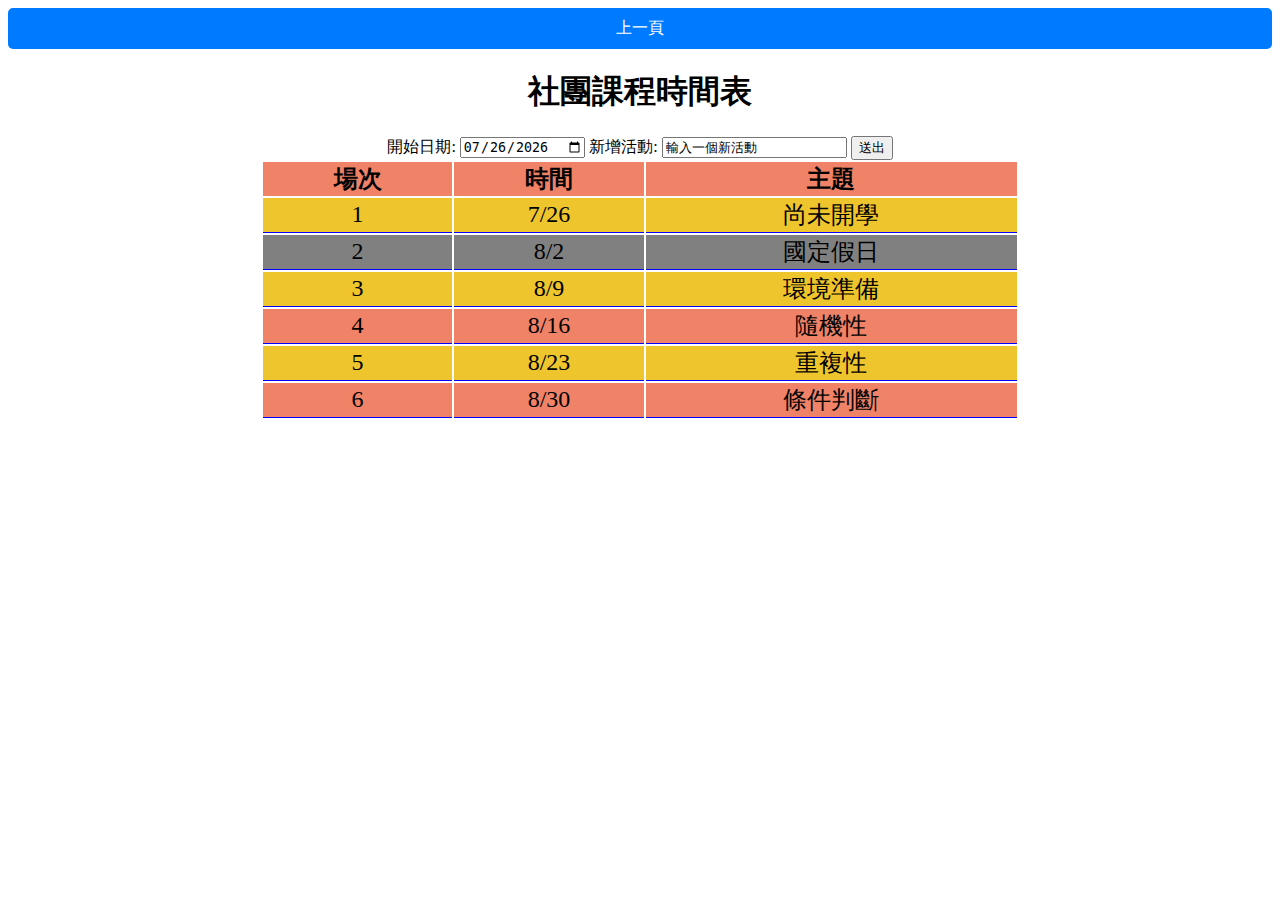
<file: 20230307/index.html>
<!DOCTYPE html> 
<html> 
<head> 
<meta charset="utf-8"> 
<title>Club Course</title> 
<link rel="stylesheet" href="style.css"> 
<link rel="stylesheet" href="../banner.css">
</head> 
<body> 
<h1>社團課程時間表</h1>
<label for="UserDateInput">開始日期:</label>
<input type="date" id="UserDateInput" value="2023-02-21">
<label for="UserNewEvent">新增活動:</label>
<input type="text" id="UserNewEvent" value="輸入一個新活動">

<button type="button" id="SentNewEvent">送出</button>

<table id="courseTable"></table> 
<script src="https://code.jquery.com/jquery-3.6.0.min.js"></script> <script src="topic.js"></script>
<script src="../banner.js"></script> 
<script src="main.js"></script>
</body> 
</html>
</file>
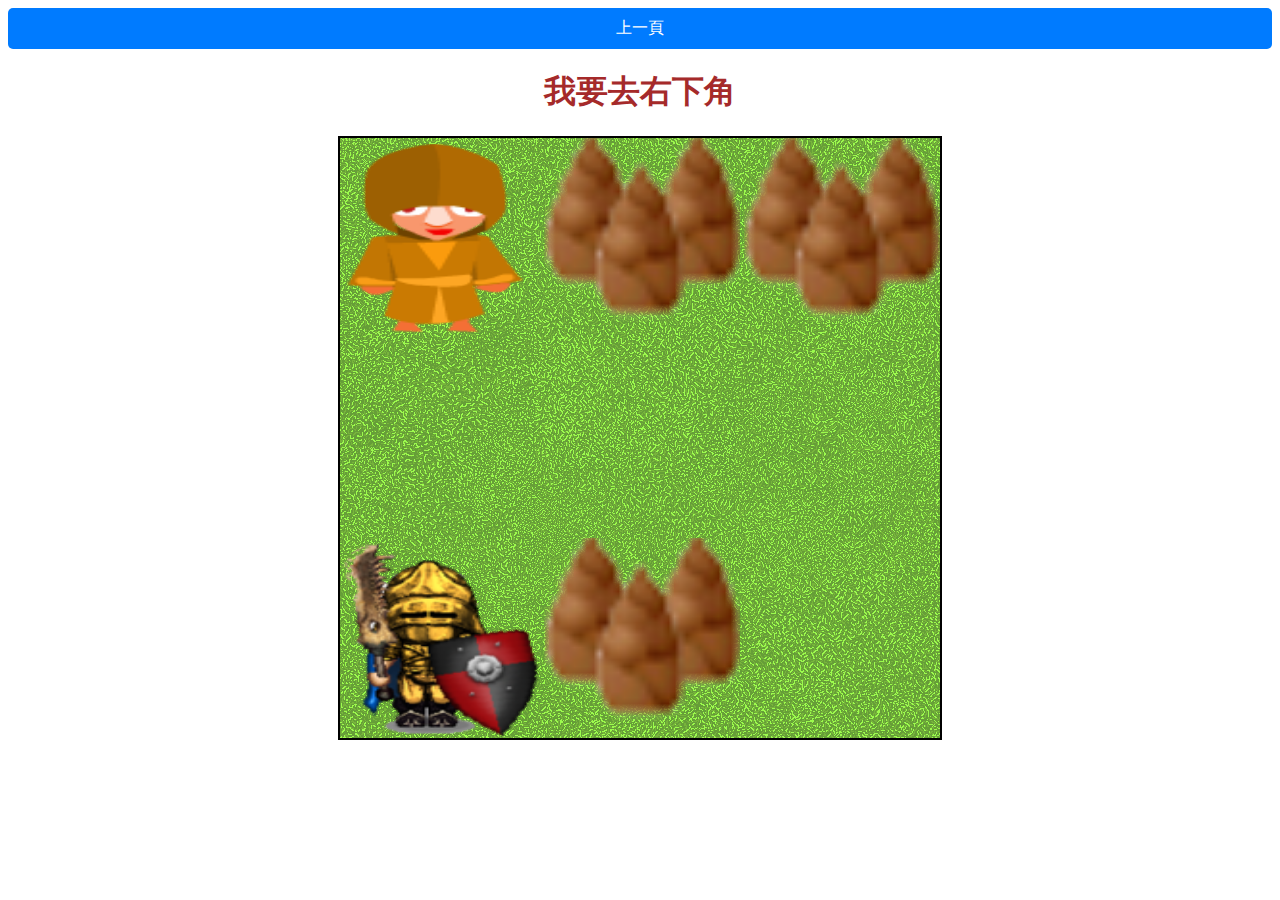
<file: game/index.html>
<!DOCTYPE html>
<html>

<head>
    <meta charset="utf-8">
    <title>SimpleRPG</title>
    <link rel="stylesheet" href="style.css">
    <link rel="stylesheet" href="../banner.css">
</head>

<body>
    <h1 id="talkBox">我要去右下角</h1>
    <div>
        <canvas id="myCanvas" width="600" height="600"> </canvas>
        <!-- <p id="talkBox"></p> -->
    </div>
    <script src="https://code.jquery.com/jquery-3.6.0.min.js"></script>
    <script src="../banner.js"></script>
    <script src="main.js"></script>



</body>

</html>
</file>
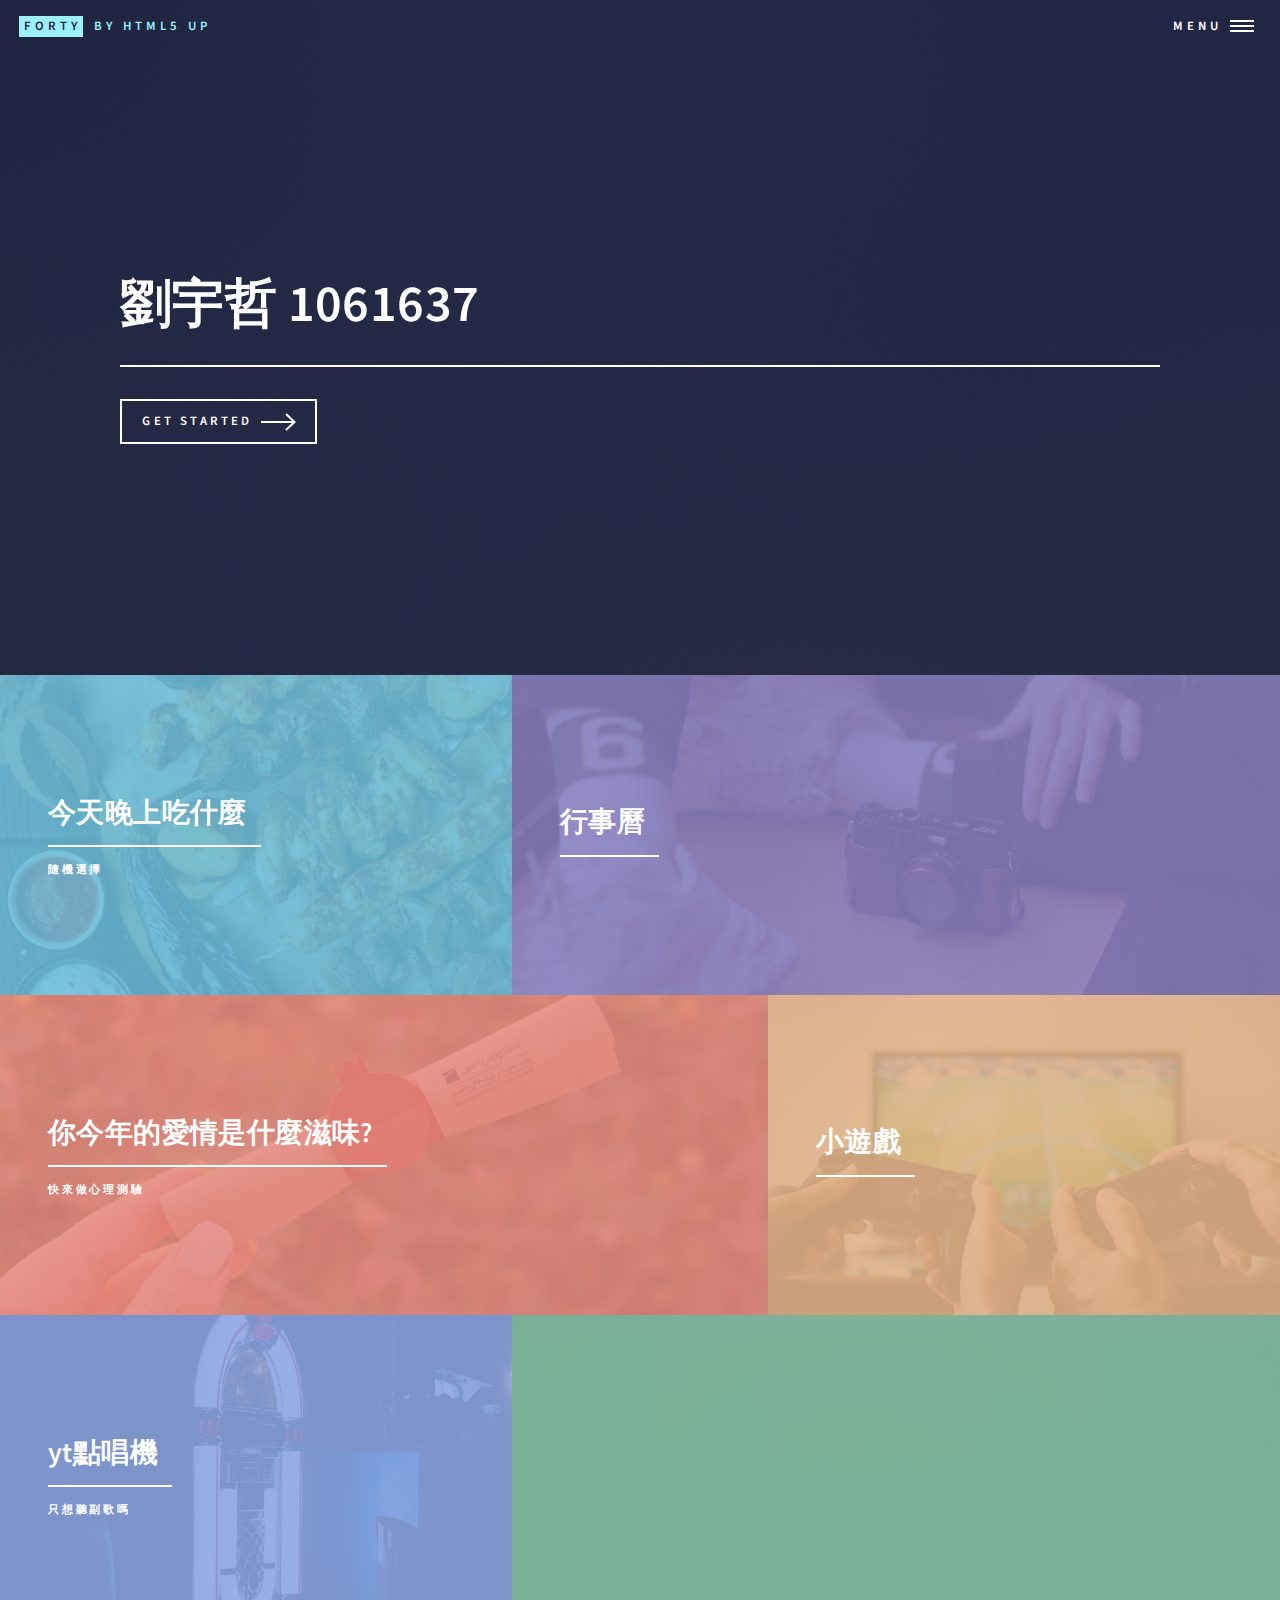
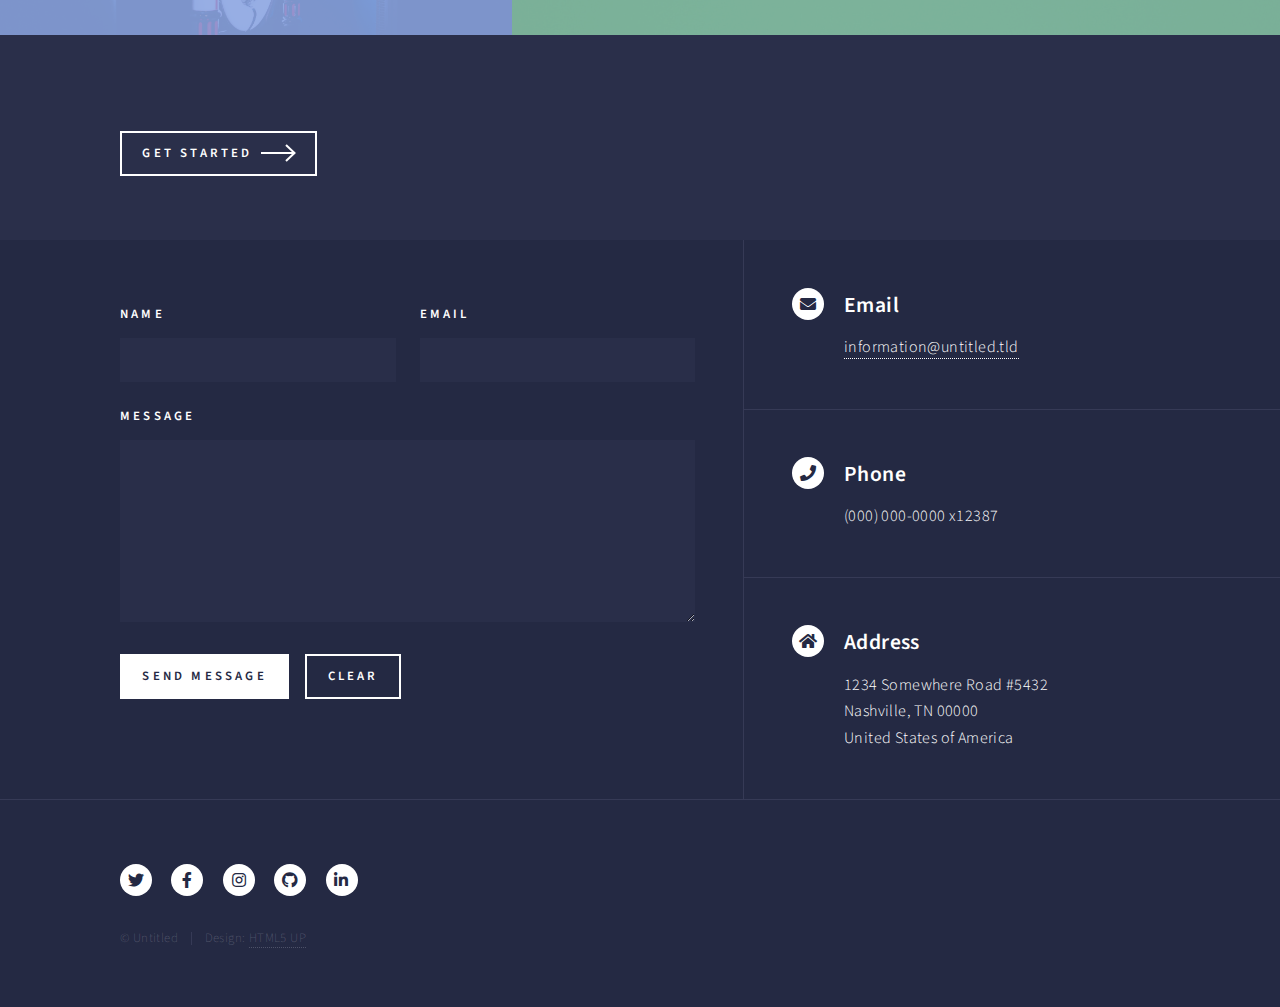
<file: index/index.html>
<!DOCTYPE HTML>
<!--
	Forty by HTML5 UP
	html5up.net | @ajlkn
	Free for personal and commercial use under the CCA 3.0 license (html5up.net/license)
-->
<html>
	<head>
		<title>Forty by HTML5 UP</title>
		<meta charset="utf-8" />
		<meta name="viewport" content="width=device-width, initial-scale=1, user-scalable=no" />
		<link rel="stylesheet" href="assets/css/main.css" />
		<noscript><link rel="stylesheet" href="assets/css/noscript.css" /></noscript>
	</head>
	<body class="is-preload">

		<!-- Wrapper -->
			<div id="wrapper">

				<!-- Header -->
					<header id="header" class="alt">
						<a href="index.html" class="logo"><strong>Forty</strong> <span>by HTML5 UP</span></a>
						<nav>
							<a href="#menu">Menu</a>
						</nav>
					</header>

				<!-- Menu -->
					<nav id="menu">
						<ul class="links">
							<li><a href="../RandomSelector/">dinner</a></li>
							<li><a href="../20230307/">schedule</a></li>
							<li><a href="../mind/">fortune telling</a></li>
							<li><a href="../game/">game</a></li>
							<li><a href="../Yt/">yt</a></li>
						</ul>
						<ul class="actions stacked">
							<li><a href="#" class="button primary fit">Get Started</a></li>
							<li><a href="#" class="button fit">Log In</a></li>
						</ul>
					</nav>

				<!-- Banner -->
					<section id="banner" class="major">
						<div class="inner">
							<header class="major">
								<h1>劉宇哲 1061637</h1>
							</header>
							<div class="content">
								
								<ul class="actions">
									<li><a href="#one" class="button next scrolly">Get Started</a></li>
								</ul>
							</div>
						</div>
					</section>

				<!-- Main -->
					<div id="main">

						<!-- One -->
							<section id="one" class="tiles">
								<article>
									<span class="image">
										<img src="../RandomSelector/jpg/photo.jpg" alt="" />
									</span>
									<header class="major">
										<h3><a href="../RandomSelector" class="link">今天晚上吃什麼</a></h3>
										<p>隨機選擇</p>
									</header>
								</article>
								<article>
									<span class="image">
										<img src="../20230307/jpg/pexels-photo-16053974.jpeg" alt="" />
									</span>
									<header class="major">
										<h3><a href="../20230307/" class="link">行事曆</a></h3>
										<!-- <p>feugiat amet tempus</p> -->
									</header>
								</article>
								<article>
									<span class="image">
										<img src="../mind/jpg/photo.jpg" alt="" />
									</span>
									<header class="major">
										<h3><a href="../mind/" class="link">你今年的愛情是什麼滋味?</a></h3>
										<p>快來做心理測驗</p>
									</header>
								</article>
								<article>
									<span class="image">
										<img src="../game/jpg/pexels-photo-442576.webp" alt="" />
									</span>
									<header class="major">
										<h3><a href="../game/" class="link">小遊戲</a></h3>
			
									</header>
								</article>
								<article>
									<span class="image">
										<img src="../Yt/jpg/pexels-erik-mclean-12641838.jpg" alt="" />
									</span>
									<header class="major">
										<h3><a href="../Yt/index.html" class="link">yt點唱機</a></h3>
										<p>只想聽副歌嗎</p>
									</header>
								</article>
								<article>
									<span class="image">
										<img src="images/pic06.jpg" alt="" />
									</span>
									<!-- <header class="major">
										<h3>Etiam</h3>
										<p>Feugiat amet tempus</p>
									</header> -->
								</article>
							</section>

						<!-- Two -->
							<section id="two">
								<div class="inner">
									<header class="major">
										
									</header>
									<ul class="actions">
										<li><a href="landing.html" class="button next">Get Started</a></li>
									</ul>
								</div>
							</section>

					</div>

				<!-- Contact -->
					<section id="contact">
						<div class="inner">
							<section>
								<form method="post" action="#">
									<div class="fields">
										<div class="field half">
											<label for="name">Name</label>
											<input type="text" name="name" id="name" />
										</div>
										<div class="field half">
											<label for="email">Email</label>
											<input type="text" name="email" id="email" />
										</div>
										<div class="field">
											<label for="message">Message</label>
											<textarea name="message" id="message" rows="6"></textarea>
										</div>
									</div>
									<ul class="actions">
										<li><input type="submit" value="Send Message" class="primary" /></li>
										<li><input type="reset" value="Clear" /></li>
									</ul>
								</form>
							</section>
							<section class="split">
								<section>
									<div class="contact-method">
										<span class="icon solid alt fa-envelope"></span>
										<h3>Email</h3>
										<a href="#">information@untitled.tld</a>
									</div>
								</section>
								<section>
									<div class="contact-method">
										<span class="icon solid alt fa-phone"></span>
										<h3>Phone</h3>
										<span>(000) 000-0000 x12387</span>
									</div>
								</section>
								<section>
									<div class="contact-method">
										<span class="icon solid alt fa-home"></span>
										<h3>Address</h3>
										<span>1234 Somewhere Road #5432<br />
										Nashville, TN 00000<br />
										United States of America</span>
									</div>
								</section>
							</section>
						</div>
					</section>

				<!-- Footer -->
					<footer id="footer">
						<div class="inner">
							<ul class="icons">
								<li><a href="#" class="icon brands alt fa-twitter"><span class="label">Twitter</span></a></li>
								<li><a href="#" class="icon brands alt fa-facebook-f"><span class="label">Facebook</span></a></li>
								<li><a href="#" class="icon brands alt fa-instagram"><span class="label">Instagram</span></a></li>
								<li><a href="#" class="icon brands alt fa-github"><span class="label">GitHub</span></a></li>
								<li><a href="#" class="icon brands alt fa-linkedin-in"><span class="label">LinkedIn</span></a></li>
							</ul>
							<ul class="copyright">
								<li>&copy; Untitled</li><li>Design: <a href="https://html5up.net">HTML5 UP</a></li>
							</ul>
						</div>
					</footer>

			</div>

		<!-- Scripts -->
			<script src="assets/js/jquery.min.js"></script>
			<script src="assets/js/jquery.scrolly.min.js"></script>
			<script src="assets/js/jquery.scrollex.min.js"></script>
			<script src="assets/js/browser.min.js"></script>
			<script src="assets/js/breakpoints.min.js"></script>
			<script src="assets/js/util.js"></script>
			<script src="assets/js/main.js"></script>

	</body>
</html>
</file>
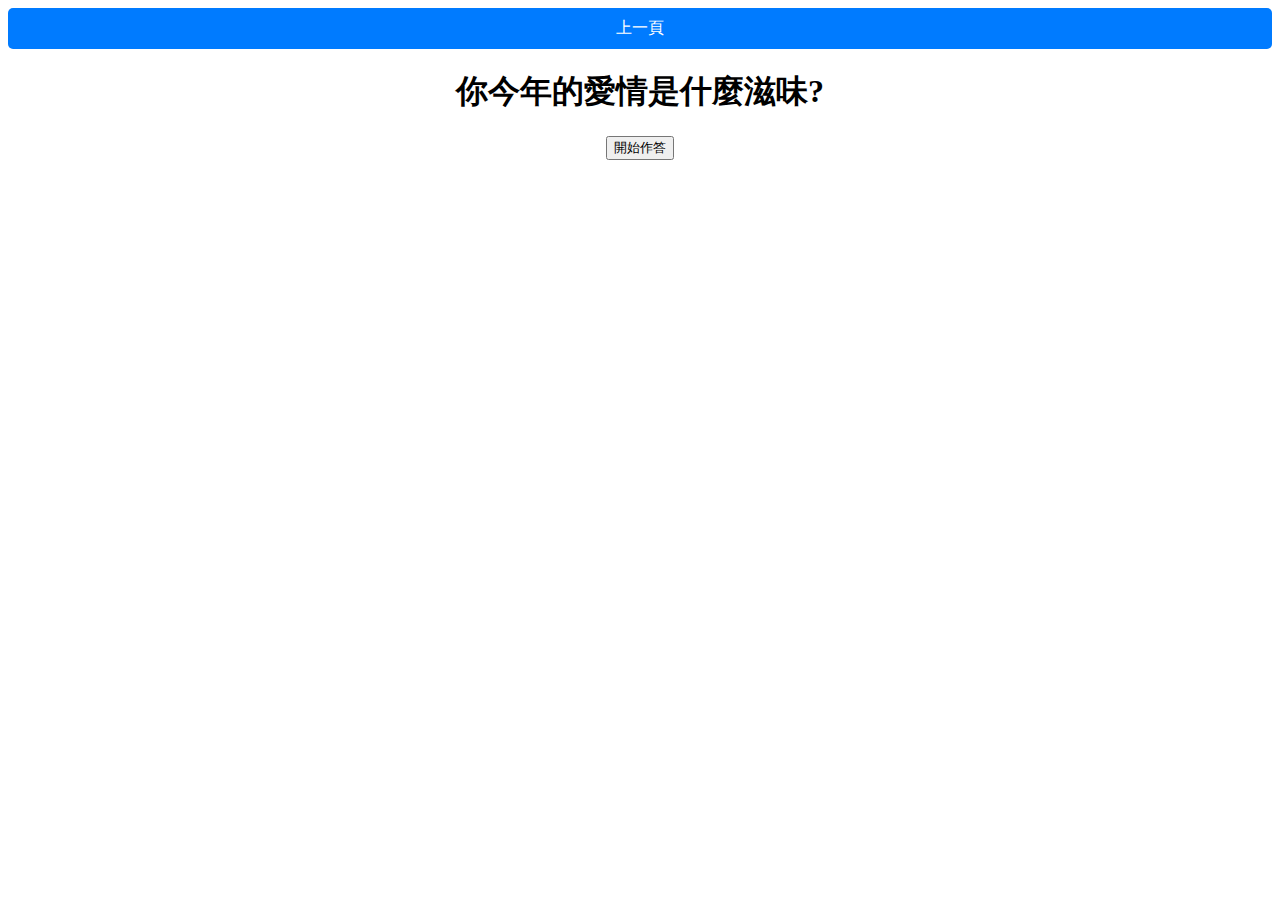
<file: mind/index.html>
<!DOCTYPE html>
<html>

    <head>
        <meta charset="utf-8">
        <title>MindQuiz</title>
        <link rel="stylesheet" href="style.css">
        <link rel="stylesheet" href="../banner.css">
    </head>

    <body>
        <h1>你今年的愛情是什麼滋味?</h1>
        <div>
            <h2 id="question" ></h2>
            <div id="options" style="max-width: 200px;margin: auto ;" ></div>
        </div>
        <input id="startButton"type="button"value="開始作答">
            <script src="https://code.jquery.com/jquery-3.6.0.min.js"></script>
            <script src="../banner.js"></script>
            <script src="data.js"></script>
            <script src="main.js"></script>
    </body>

</html>
</file>
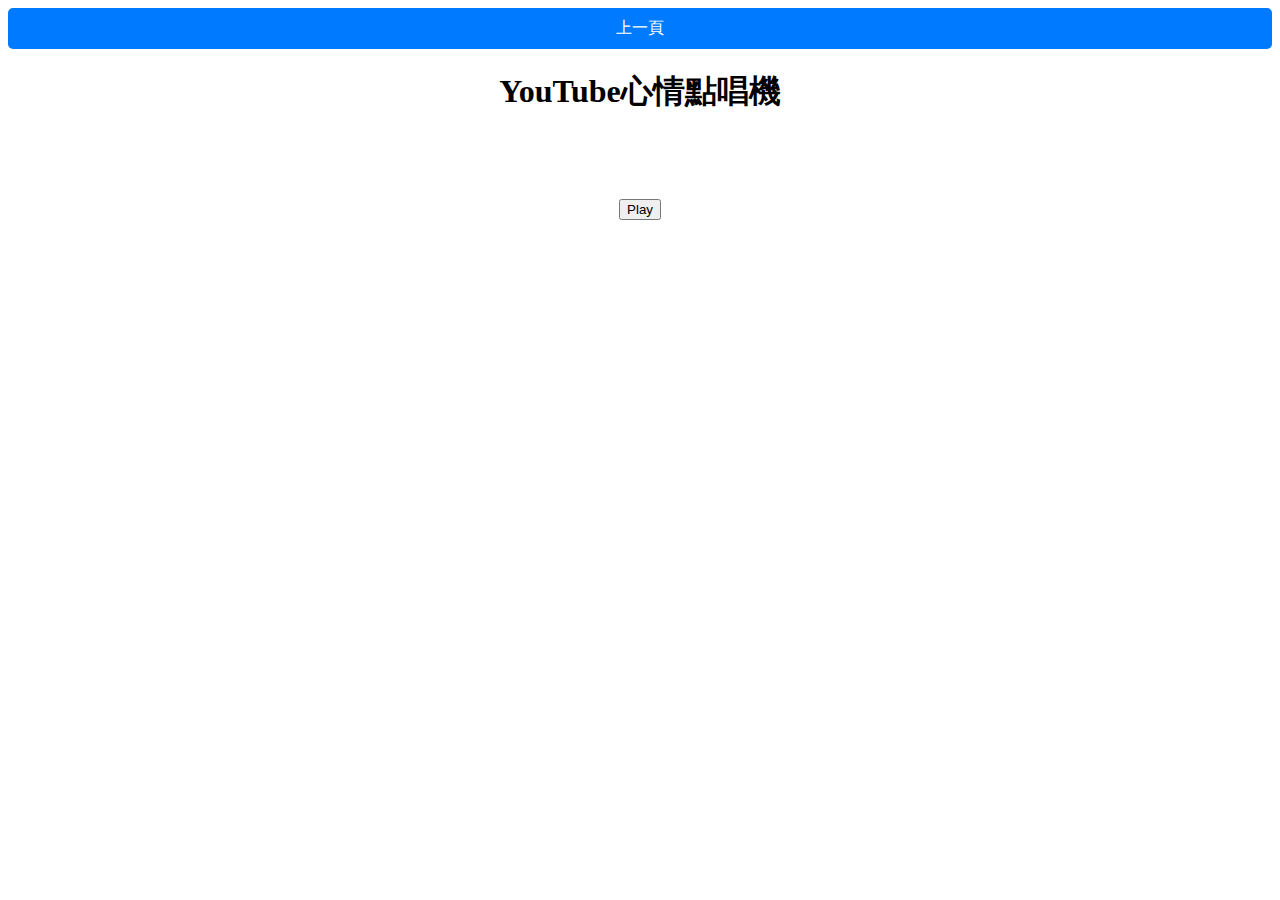
<file: Yt/index.html>
<!DOCTYPEhtml>
    <html>

    <head><meta charset="utf-8">
            <title></title>
            <link rel="stylesheet"href="style.css">
            <link rel="stylesheet" href="../banner.css">
    </head>

    <body>
        <h1>YouTube心情點唱機</h1>
        <h2></h2><!--播放歌曲名稱放這裡-->
        <div id="player">
            </div><!--YouTubeVideoPlayer--><br>
            <input id="playButton"type="button"value="Play">
                <script src="https://code.jquery.com/jquery-3.6.0.min.js">
                    </script>
                    <script src="https://www.youtube.com/iframe_api">
                        </script>
                        <script src="playList.js">
                            </script>
                            <script src="../banner.js"></script>
                            <script src="main.js">
                                </script>
    </body>

    </html>
</file>
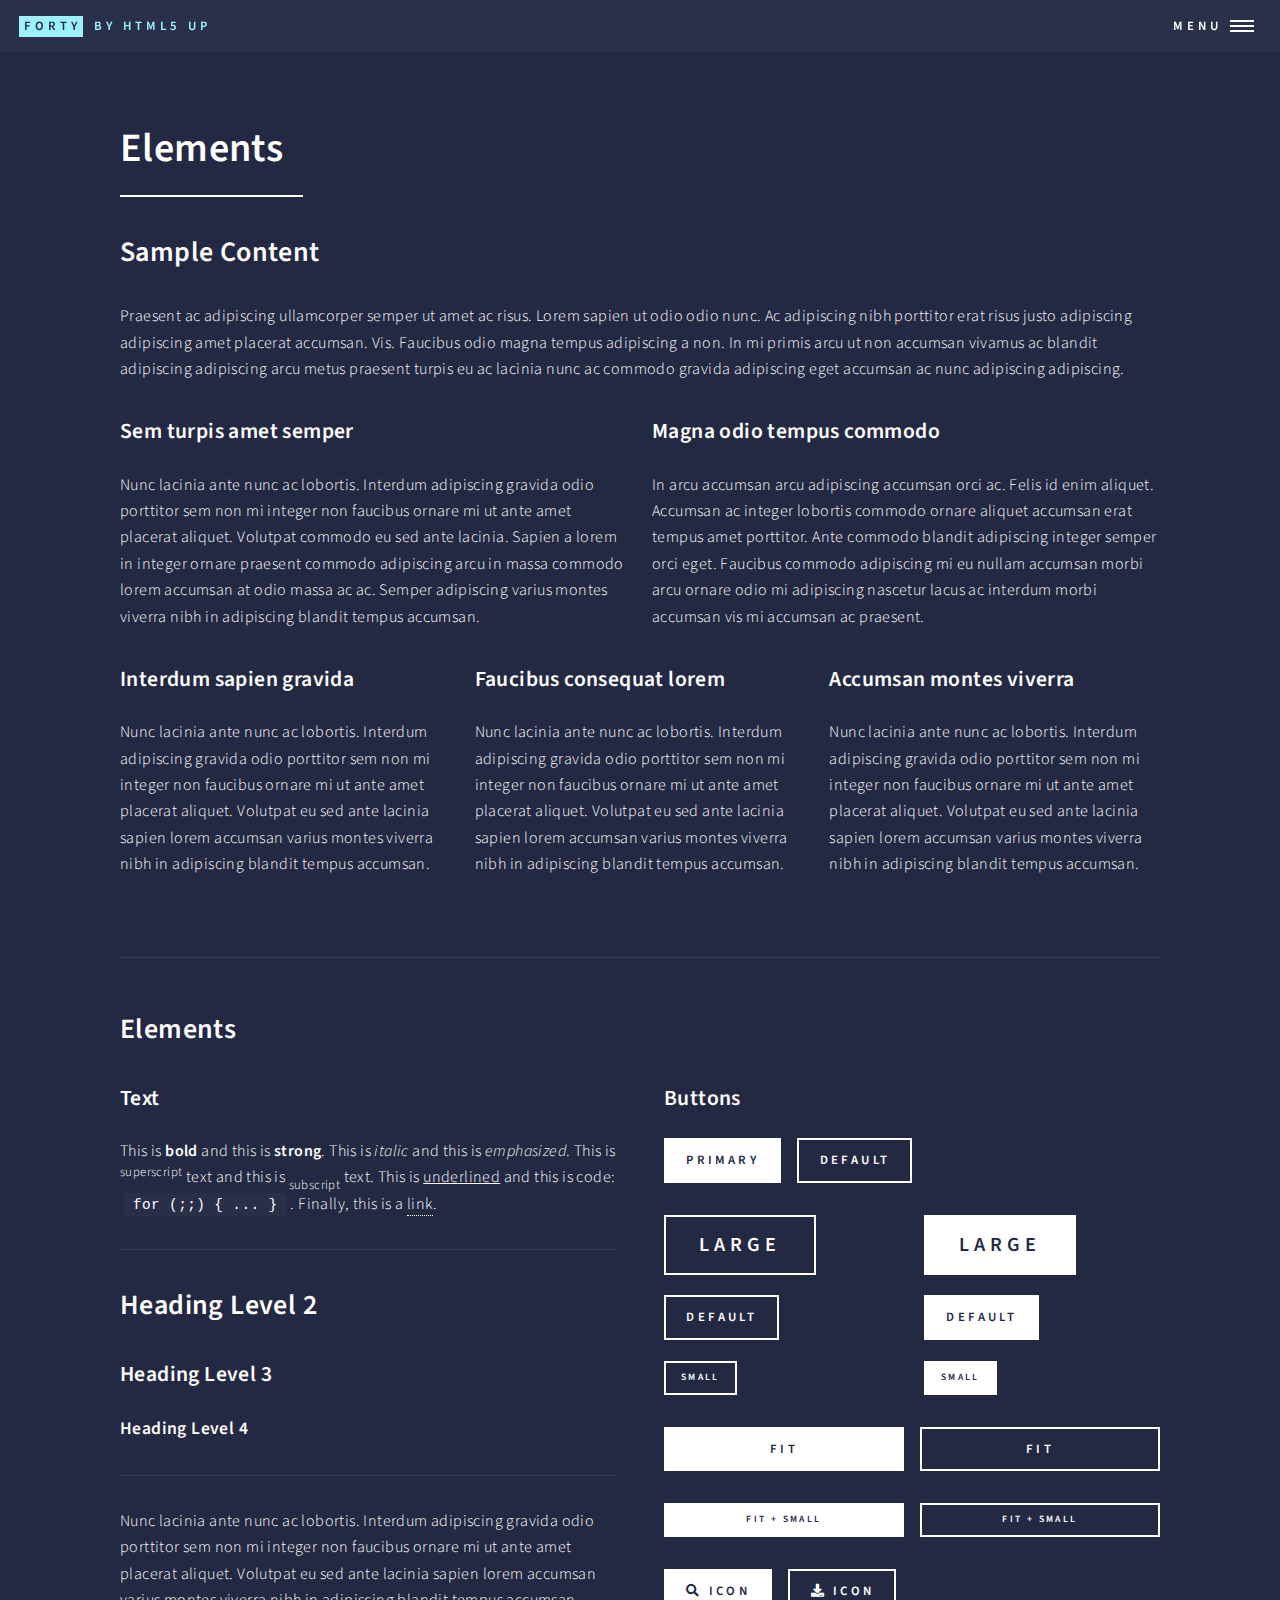
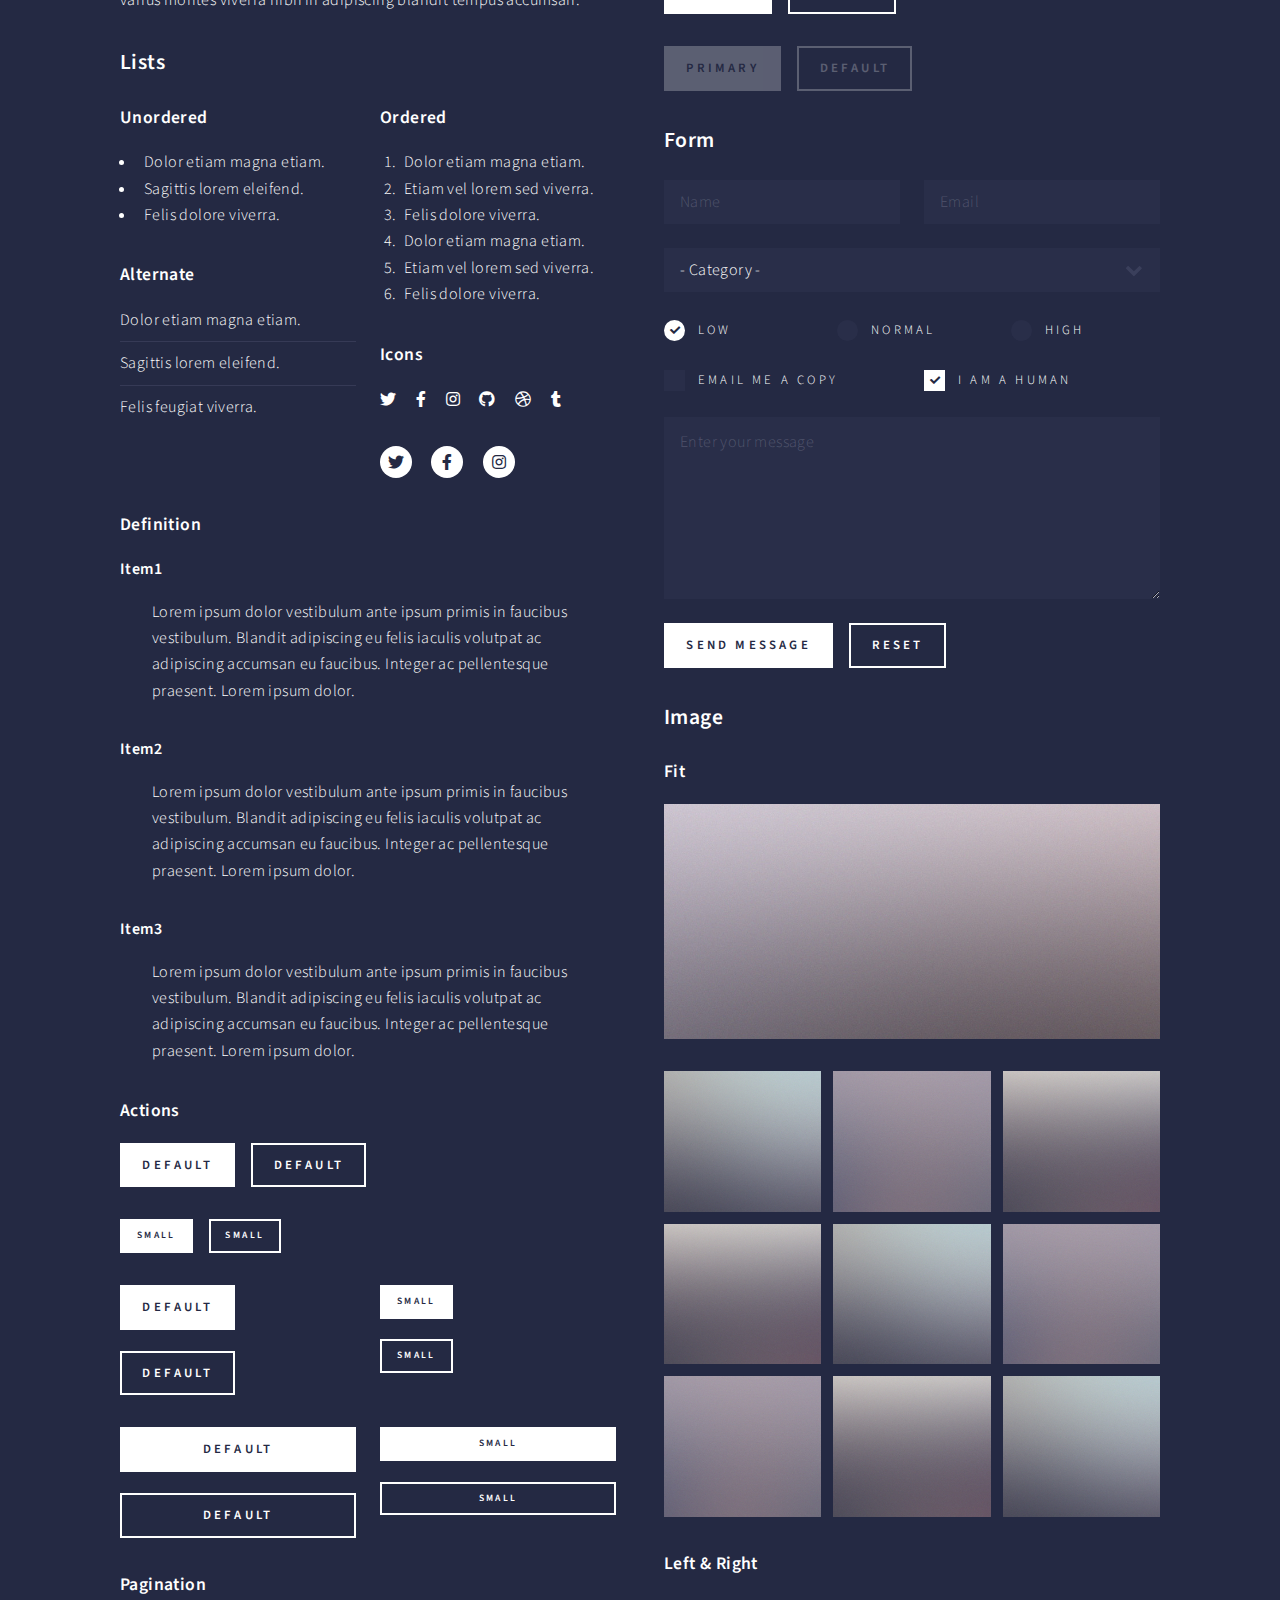
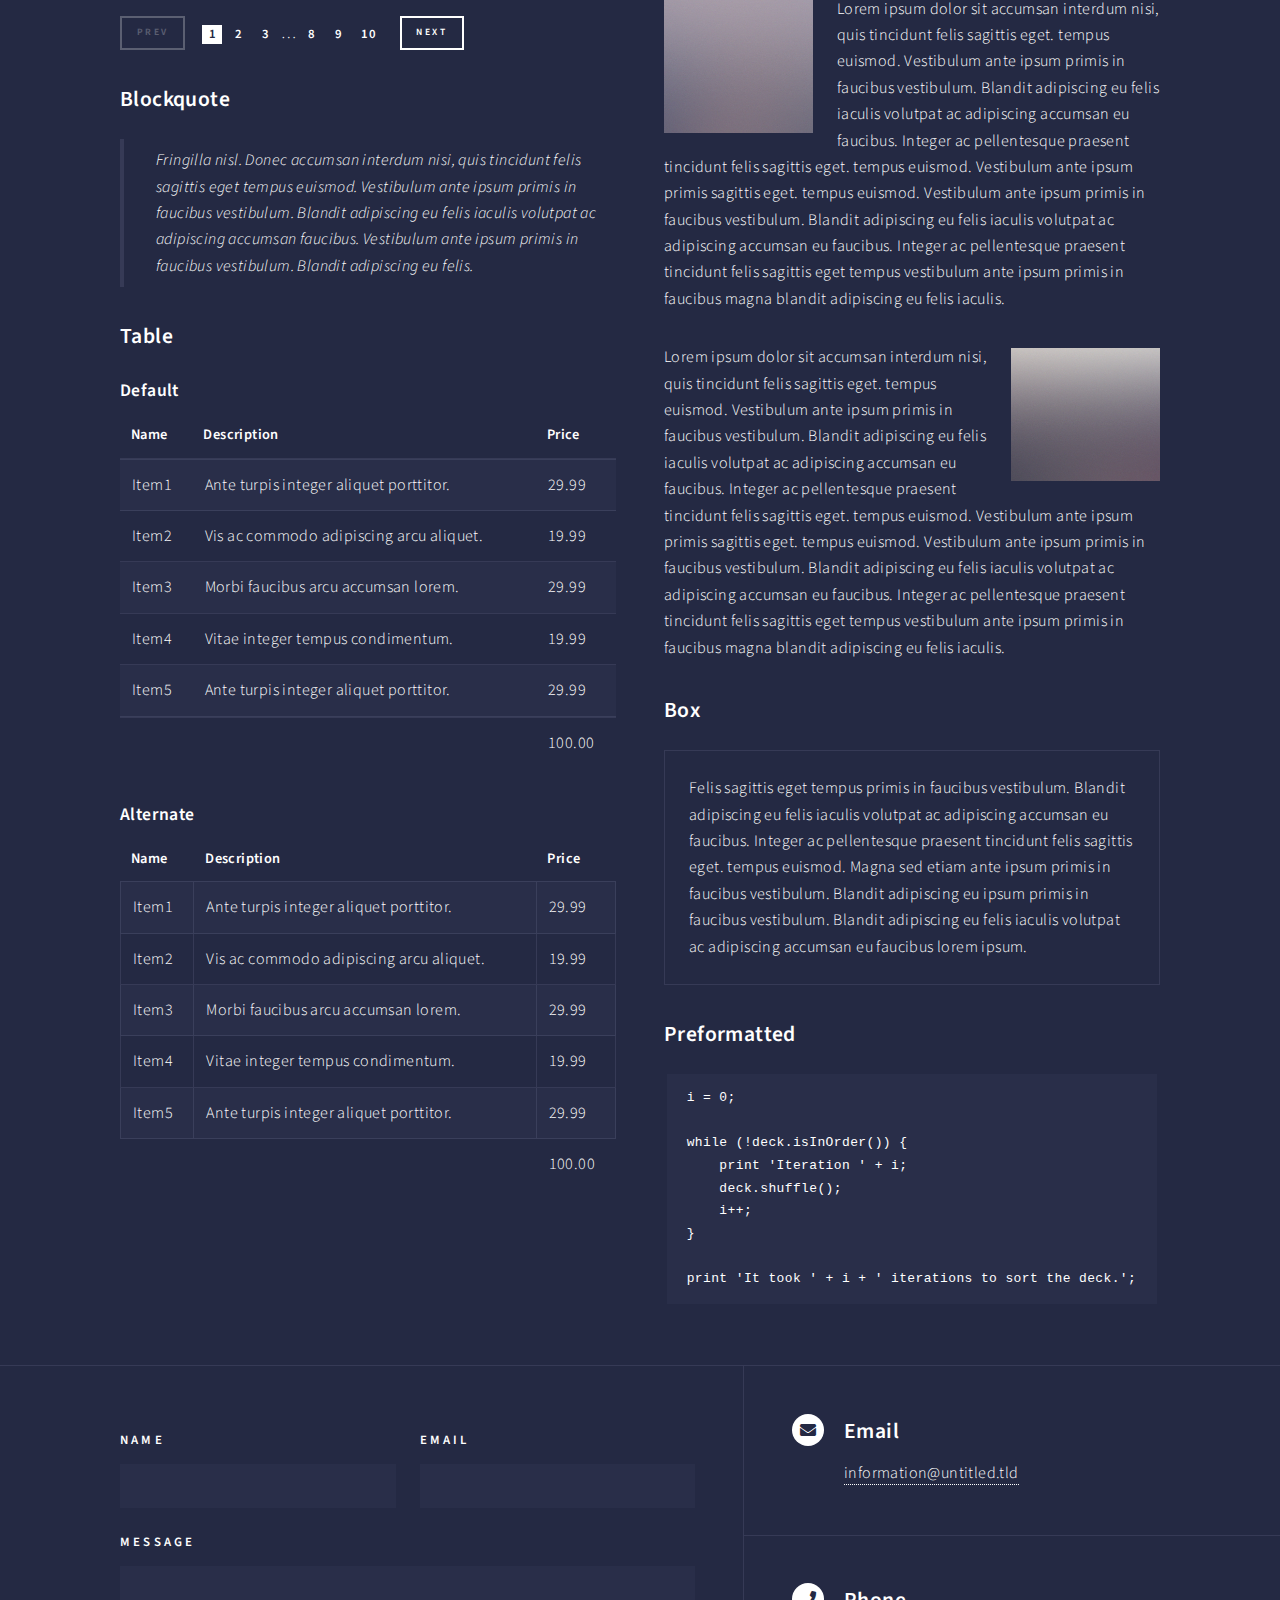
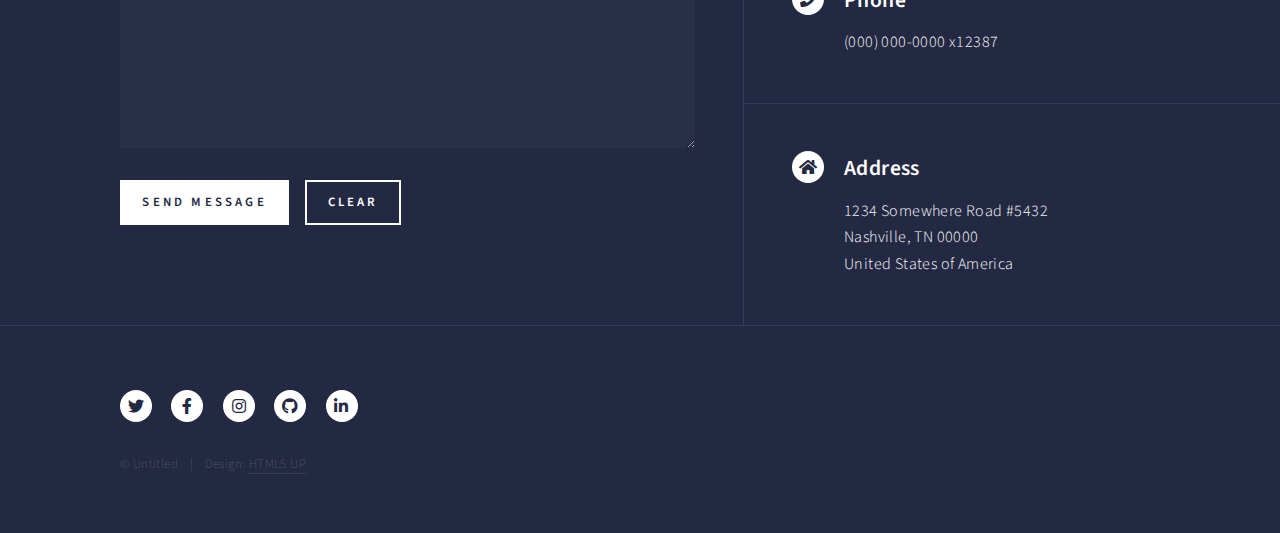
<file: index/elements.html>
<!DOCTYPE HTML>
<!--
	Forty by HTML5 UP
	html5up.net | @ajlkn
	Free for personal and commercial use under the CCA 3.0 license (html5up.net/license)
-->
<html>
	<head>
		<title>Elements - Forty by HTML5 UP</title>
		<meta charset="utf-8" />
		<meta name="viewport" content="width=device-width, initial-scale=1, user-scalable=no" />
		<link rel="stylesheet" href="assets/css/main.css" />
		<noscript><link rel="stylesheet" href="assets/css/noscript.css" /></noscript>
	</head>
	<body class="is-preload">

		<!-- Wrapper -->
			<div id="wrapper">

				<!-- Header -->
					<header id="header">
						<a href="index.html" class="logo"><strong>Forty</strong> <span>by HTML5 UP</span></a>
						<nav>
							<a href="#menu">Menu</a>
						</nav>
					</header>

				<!-- Menu -->
					<nav id="menu">
						<ul class="links">
							<li><a href="index.html">Home</a></li>
							<li><a href="landing.html">Landing</a></li>
							<li><a href="generic.html">Generic</a></li>
							<li><a href="elements.html">Elements</a></li>
						</ul>
						<ul class="actions stacked">
							<li><a href="#" class="button primary fit">Get Started</a></li>
							<li><a href="#" class="button fit">Log In</a></li>
						</ul>
					</nav>

				<!-- Main -->
					<div id="main" class="alt">

						<!-- One -->
							<section id="one">
								<div class="inner">
									<header class="major">
										<h1>Elements</h1>
									</header>

									<!-- Content -->
										<h2 id="content">Sample Content</h2>
										<p>Praesent ac adipiscing ullamcorper semper ut amet ac risus. Lorem sapien ut odio odio nunc. Ac adipiscing nibh porttitor erat risus justo adipiscing adipiscing amet placerat accumsan. Vis. Faucibus odio magna tempus adipiscing a non. In mi primis arcu ut non accumsan vivamus ac blandit adipiscing adipiscing arcu metus praesent turpis eu ac lacinia nunc ac commodo gravida adipiscing eget accumsan ac nunc adipiscing adipiscing.</p>
										<div class="row">
											<div class="col-6 col-12-small">
												<h3>Sem turpis amet semper</h3>
												<p>Nunc lacinia ante nunc ac lobortis. Interdum adipiscing gravida odio porttitor sem non mi integer non faucibus ornare mi ut ante amet placerat aliquet. Volutpat commodo eu sed ante lacinia. Sapien a lorem in integer ornare praesent commodo adipiscing arcu in massa commodo lorem accumsan at odio massa ac ac. Semper adipiscing varius montes viverra nibh in adipiscing blandit tempus accumsan.</p>
											</div>
											<div class="col-6 col-12-small">
												<h3>Magna odio tempus commodo</h3>
												<p>In arcu accumsan arcu adipiscing accumsan orci ac. Felis id enim aliquet. Accumsan ac integer lobortis commodo ornare aliquet accumsan erat tempus amet porttitor. Ante commodo blandit adipiscing integer semper orci eget. Faucibus commodo adipiscing mi eu nullam accumsan morbi arcu ornare odio mi adipiscing nascetur lacus ac interdum morbi accumsan vis mi accumsan ac praesent.</p>
											</div>
											<!-- Break -->
											<div class="col-4 col-12-medium">
												<h3>Interdum sapien gravida</h3>
												<p>Nunc lacinia ante nunc ac lobortis. Interdum adipiscing gravida odio porttitor sem non mi integer non faucibus ornare mi ut ante amet placerat aliquet. Volutpat eu sed ante lacinia sapien lorem accumsan varius montes viverra nibh in adipiscing blandit tempus accumsan.</p>
											</div>
											<div class="col-4 col-12-medium">
												<h3>Faucibus consequat lorem</h3>
												<p>Nunc lacinia ante nunc ac lobortis. Interdum adipiscing gravida odio porttitor sem non mi integer non faucibus ornare mi ut ante amet placerat aliquet. Volutpat eu sed ante lacinia sapien lorem accumsan varius montes viverra nibh in adipiscing blandit tempus accumsan.</p>
											</div>
											<div class="col-4 col-12-medium">
												<h3>Accumsan montes viverra</h3>
												<p>Nunc lacinia ante nunc ac lobortis. Interdum adipiscing gravida odio porttitor sem non mi integer non faucibus ornare mi ut ante amet placerat aliquet. Volutpat eu sed ante lacinia sapien lorem accumsan varius montes viverra nibh in adipiscing blandit tempus accumsan.</p>
											</div>
										</div>

									<hr class="major" />

									<!-- Elements -->
										<h2 id="elements">Elements</h2>
										<div class="row gtr-200">
											<div class="col-6 col-12-medium">

												<!-- Text stuff -->
													<h3>Text</h3>
													<p>This is <b>bold</b> and this is <strong>strong</strong>. This is <i>italic</i> and this is <em>emphasized</em>.
													This is <sup>superscript</sup> text and this is <sub>subscript</sub> text.
													This is <u>underlined</u> and this is code: <code>for (;;) { ... }</code>.
													Finally, this is a <a href="#">link</a>.</p>
													<hr />
													<h2>Heading Level 2</h2>
													<h3>Heading Level 3</h3>
													<h4>Heading Level 4</h4>
													<hr />
													<p>Nunc lacinia ante nunc ac lobortis. Interdum adipiscing gravida odio porttitor sem non mi integer non faucibus ornare mi ut ante amet placerat aliquet. Volutpat eu sed ante lacinia sapien lorem accumsan varius montes viverra nibh in adipiscing blandit tempus accumsan.</p>

												<!-- Lists -->
													<h3>Lists</h3>
													<div class="row">
														<div class="col-6 col-12-small">

															<h4>Unordered</h4>
															<ul>
																<li>Dolor etiam magna etiam.</li>
																<li>Sagittis lorem eleifend.</li>
																<li>Felis dolore viverra.</li>
															</ul>

															<h4>Alternate</h4>
															<ul class="alt">
																<li>Dolor etiam magna etiam.</li>
																<li>Sagittis lorem eleifend.</li>
																<li>Felis feugiat viverra.</li>
															</ul>

														</div>
														<div class="col-6 col-12-small">

															<h4>Ordered</h4>
															<ol>
																<li>Dolor etiam magna etiam.</li>
																<li>Etiam vel lorem sed viverra.</li>
																<li>Felis dolore viverra.</li>
																<li>Dolor etiam magna etiam.</li>
																<li>Etiam vel lorem sed viverra.</li>
																<li>Felis dolore viverra.</li>
															</ol>

															<h4>Icons</h4>
															<ul class="icons">
																<li><a href="#" class="icon brands fa-twitter"><span class="label">Twitter</span></a></li>
																<li><a href="#" class="icon brands fa-facebook-f"><span class="label">Facebook</span></a></li>
																<li><a href="#" class="icon brands fa-instagram"><span class="label">Instagram</span></a></li>
																<li><a href="#" class="icon brands fa-github"><span class="label">Github</span></a></li>
																<li><a href="#" class="icon brands fa-dribbble"><span class="label">Dribbble</span></a></li>
																<li><a href="#" class="icon brands fa-tumblr"><span class="label">Tumblr</span></a></li>
															</ul>
															<ul class="icons">
																<li><a href="#" class="icon brands alt fa-twitter"><span class="label">Twitter</span></a></li>
																<li><a href="#" class="icon brands alt fa-facebook-f"><span class="label">Facebook</span></a></li>
																<li><a href="#" class="icon brands alt fa-instagram"><span class="label">Instagram</span></a></li>
															</ul>

														</div>
													</div>
													<h4>Definition</h4>
													<dl>
														<dt>Item1</dt>
														<dd>
															<p>Lorem ipsum dolor vestibulum ante ipsum primis in faucibus vestibulum. Blandit adipiscing eu felis iaculis volutpat ac adipiscing accumsan eu faucibus. Integer ac pellentesque praesent. Lorem ipsum dolor.</p>
														</dd>
														<dt>Item2</dt>
														<dd>
															<p>Lorem ipsum dolor vestibulum ante ipsum primis in faucibus vestibulum. Blandit adipiscing eu felis iaculis volutpat ac adipiscing accumsan eu faucibus. Integer ac pellentesque praesent. Lorem ipsum dolor.</p>
														</dd>
														<dt>Item3</dt>
														<dd>
															<p>Lorem ipsum dolor vestibulum ante ipsum primis in faucibus vestibulum. Blandit adipiscing eu felis iaculis volutpat ac adipiscing accumsan eu faucibus. Integer ac pellentesque praesent. Lorem ipsum dolor.</p>
														</dd>
													</dl>

													<h4>Actions</h4>
													<ul class="actions">
														<li><a href="#" class="button primary">Default</a></li>
														<li><a href="#" class="button">Default</a></li>
													</ul>
													<ul class="actions small">
														<li><a href="#" class="button primary small">Small</a></li>
														<li><a href="#" class="button small">Small</a></li>
													</ul>
													<div class="row">
														<div class="col-6 col-12-small">
															<ul class="actions stacked">
																<li><a href="#" class="button primary">Default</a></li>
																<li><a href="#" class="button">Default</a></li>
															</ul>
														</div>
														<div class="col-6 col-12-small">
															<ul class="actions stacked">
																<li><a href="#" class="button primary small">Small</a></li>
																<li><a href="#" class="button small">Small</a></li>
															</ul>
														</div>
														<div class="col-6 col-12-small">
															<ul class="actions stacked">
																<li><a href="#" class="button primary fit">Default</a></li>
																<li><a href="#" class="button fit">Default</a></li>
															</ul>
														</div>
														<div class="col-6 col-12-small">
															<ul class="actions stacked">
																<li><a href="#" class="button primary small fit">Small</a></li>
																<li><a href="#" class="button small fit">Small</a></li>
															</ul>
														</div>
													</div>

													<h4>Pagination</h4>
													<ul class="pagination">
														<li><span class="button small disabled">Prev</span></li>
														<li><a href="#" class="page active">1</a></li>
														<li><a href="#" class="page">2</a></li>
														<li><a href="#" class="page">3</a></li>
														<li><span>&hellip;</span></li>
														<li><a href="#" class="page">8</a></li>
														<li><a href="#" class="page">9</a></li>
														<li><a href="#" class="page">10</a></li>
														<li><a href="#" class="button small">Next</a></li>
													</ul>

												<!-- Blockquote -->
													<h3>Blockquote</h3>
													<blockquote>Fringilla nisl. Donec accumsan interdum nisi, quis tincidunt felis sagittis eget tempus euismod. Vestibulum ante ipsum primis in faucibus vestibulum. Blandit adipiscing eu felis iaculis volutpat ac adipiscing accumsan faucibus. Vestibulum ante ipsum primis in faucibus vestibulum. Blandit adipiscing eu felis.</blockquote>

												<!-- Table -->
													<h3>Table</h3>

													<h4>Default</h4>
													<div class="table-wrapper">
														<table>
															<thead>
																<tr>
																	<th>Name</th>
																	<th>Description</th>
																	<th>Price</th>
																</tr>
															</thead>
															<tbody>
																<tr>
																	<td>Item1</td>
																	<td>Ante turpis integer aliquet porttitor.</td>
																	<td>29.99</td>
																</tr>
																<tr>
																	<td>Item2</td>
																	<td>Vis ac commodo adipiscing arcu aliquet.</td>
																	<td>19.99</td>
																</tr>
																<tr>
																	<td>Item3</td>
																	<td> Morbi faucibus arcu accumsan lorem.</td>
																	<td>29.99</td>
																</tr>
																<tr>
																	<td>Item4</td>
																	<td>Vitae integer tempus condimentum.</td>
																	<td>19.99</td>
																</tr>
																<tr>
																	<td>Item5</td>
																	<td>Ante turpis integer aliquet porttitor.</td>
																	<td>29.99</td>
																</tr>
															</tbody>
															<tfoot>
																<tr>
																	<td colspan="2"></td>
																	<td>100.00</td>
																</tr>
															</tfoot>
														</table>
													</div>

													<h4>Alternate</h4>
													<div class="table-wrapper">
														<table class="alt">
															<thead>
																<tr>
																	<th>Name</th>
																	<th>Description</th>
																	<th>Price</th>
																</tr>
															</thead>
															<tbody>
																<tr>
																	<td>Item1</td>
																	<td>Ante turpis integer aliquet porttitor.</td>
																	<td>29.99</td>
																</tr>
																<tr>
																	<td>Item2</td>
																	<td>Vis ac commodo adipiscing arcu aliquet.</td>
																	<td>19.99</td>
																</tr>
																<tr>
																	<td>Item3</td>
																	<td> Morbi faucibus arcu accumsan lorem.</td>
																	<td>29.99</td>
																</tr>
																<tr>
																	<td>Item4</td>
																	<td>Vitae integer tempus condimentum.</td>
																	<td>19.99</td>
																</tr>
																<tr>
																	<td>Item5</td>
																	<td>Ante turpis integer aliquet porttitor.</td>
																	<td>29.99</td>
																</tr>
															</tbody>
															<tfoot>
																<tr>
																	<td colspan="2"></td>
																	<td>100.00</td>
																</tr>
															</tfoot>
														</table>
													</div>

											</div>
											<div class="col-6 col-12-medium">

												<!-- Buttons -->
													<h3>Buttons</h3>
													<ul class="actions">
														<li><a href="#" class="button primary">Primary</a></li>
														<li><a href="#" class="button">Default</a></li>
													</ul>
													<div class="row">
														<div class="col-6 col-12-xsmall">
															<ul class="actions stacked">
																<li><a href="#" class="button large">Large</a></li>
																<li><a href="#" class="button">Default</a></li>
																<li><a href="#" class="button small">Small</a></li>
															</ul>
														</div>
														<div class="col-6 col-12-xsmall">
															<ul class="actions stacked">
																<li><a href="#" class="button primary large">Large</a></li>
																<li><a href="#" class="button primary">Default</a></li>
																<li><a href="#" class="button primary small">Small</a></li>
															</ul>
														</div>
													</div>
													<ul class="actions fit">
														<li><a href="#" class="button primary fit">Fit</a></li>
														<li><a href="#" class="button fit">Fit</a></li>
													</ul>
													<ul class="actions fit small">
														<li><a href="#" class="button primary fit small">Fit + Small</a></li>
														<li><a href="#" class="button fit small">Fit + Small</a></li>
													</ul>
													<ul class="actions">
														<li><a href="#" class="button primary icon solid fa-search">Icon</a></li>
														<li><a href="#" class="button icon solid fa-download">Icon</a></li>
													</ul>
													<ul class="actions">
														<li><span class="button primary disabled">Primary</span></li>
														<li><span class="button disabled">Default</span></li>
													</ul>

												<!-- Form -->
													<h3>Form</h3>

													<form method="post" action="#">
														<div class="row gtr-uniform">
															<div class="col-6 col-12-xsmall">
																<input type="text" name="demo-name" id="demo-name" value="" placeholder="Name" />
															</div>
															<div class="col-6 col-12-xsmall">
																<input type="email" name="demo-email" id="demo-email" value="" placeholder="Email" />
															</div>
															<!-- Break -->
															<div class="col-12">
																<select name="demo-category" id="demo-category">
																	<option value="">- Category -</option>
																	<option value="1">Manufacturing</option>
																	<option value="1">Shipping</option>
																	<option value="1">Administration</option>
																	<option value="1">Human Resources</option>
																</select>
															</div>
															<!-- Break -->
															<div class="col-4 col-12-small">
																<input type="radio" id="demo-priority-low" name="demo-priority" checked>
																<label for="demo-priority-low">Low</label>
															</div>
															<div class="col-4 col-12-small">
																<input type="radio" id="demo-priority-normal" name="demo-priority">
																<label for="demo-priority-normal">Normal</label>
															</div>
															<div class="col-4 col-12-small">
																<input type="radio" id="demo-priority-high" name="demo-priority">
																<label for="demo-priority-high">High</label>
															</div>
															<!-- Break -->
															<div class="col-6 col-12-small">
																<input type="checkbox" id="demo-copy" name="demo-copy">
																<label for="demo-copy">Email me a copy</label>
															</div>
															<div class="col-6 col-12-small">
																<input type="checkbox" id="demo-human" name="demo-human" checked>
																<label for="demo-human">I am a human</label>
															</div>
															<!-- Break -->
															<div class="col-12">
																<textarea name="demo-message" id="demo-message" placeholder="Enter your message" rows="6"></textarea>
															</div>
															<!-- Break -->
															<div class="col-12">
																<ul class="actions">
																	<li><input type="submit" value="Send Message" class="primary" /></li>
																	<li><input type="reset" value="Reset" /></li>
																</ul>
															</div>
														</div>
													</form>

												<!-- Image -->
													<h3>Image</h3>

													<h4>Fit</h4>
													<span class="image fit"><img src="images/pic03.jpg" alt="" /></span>
													<div class="box alt">
														<div class="row gtr-50 gtr-uniform">
															<div class="col-4"><span class="image fit"><img src="images/pic08.jpg" alt="" /></span></div>
															<div class="col-4"><span class="image fit"><img src="images/pic09.jpg" alt="" /></span></div>
															<div class="col-4"><span class="image fit"><img src="images/pic10.jpg" alt="" /></span></div>
															<!-- Break -->
															<div class="col-4"><span class="image fit"><img src="images/pic10.jpg" alt="" /></span></div>
															<div class="col-4"><span class="image fit"><img src="images/pic08.jpg" alt="" /></span></div>
															<div class="col-4"><span class="image fit"><img src="images/pic09.jpg" alt="" /></span></div>
															<!-- Break -->
															<div class="col-4"><span class="image fit"><img src="images/pic09.jpg" alt="" /></span></div>
															<div class="col-4"><span class="image fit"><img src="images/pic10.jpg" alt="" /></span></div>
															<div class="col-4"><span class="image fit"><img src="images/pic08.jpg" alt="" /></span></div>
														</div>
													</div>

													<h4>Left &amp; Right</h4>
													<p><span class="image left"><img src="images/pic09.jpg" alt="" /></span>Lorem ipsum dolor sit accumsan interdum nisi, quis tincidunt felis sagittis eget. tempus euismod. Vestibulum ante ipsum primis in faucibus vestibulum. Blandit adipiscing eu felis iaculis volutpat ac adipiscing accumsan eu faucibus. Integer ac pellentesque praesent tincidunt felis sagittis eget. tempus euismod. Vestibulum ante ipsum primis sagittis eget. tempus euismod. Vestibulum ante ipsum primis in faucibus vestibulum. Blandit adipiscing eu felis iaculis volutpat ac adipiscing accumsan eu faucibus. Integer ac pellentesque praesent tincidunt felis sagittis eget tempus vestibulum ante ipsum primis in faucibus magna blandit adipiscing eu felis iaculis.</p>
													<p><span class="image right"><img src="images/pic10.jpg" alt="" /></span>Lorem ipsum dolor sit accumsan interdum nisi, quis tincidunt felis sagittis eget. tempus euismod. Vestibulum ante ipsum primis in faucibus vestibulum. Blandit adipiscing eu felis iaculis volutpat ac adipiscing accumsan eu faucibus. Integer ac pellentesque praesent tincidunt felis sagittis eget. tempus euismod. Vestibulum ante ipsum primis sagittis eget. tempus euismod. Vestibulum ante ipsum primis in faucibus vestibulum. Blandit adipiscing eu felis iaculis volutpat ac adipiscing accumsan eu faucibus. Integer ac pellentesque praesent tincidunt felis sagittis eget tempus vestibulum ante ipsum primis in faucibus magna blandit adipiscing eu felis iaculis.</p>

												<!-- Box -->
													<h3>Box</h3>
													<div class="box">
														<p>Felis sagittis eget tempus primis in faucibus vestibulum. Blandit adipiscing eu felis iaculis volutpat ac adipiscing accumsan eu faucibus. Integer ac pellentesque praesent tincidunt felis sagittis eget. tempus euismod. Magna sed etiam ante ipsum primis in faucibus vestibulum. Blandit adipiscing eu ipsum primis in faucibus vestibulum. Blandit adipiscing eu felis iaculis volutpat ac adipiscing accumsan eu faucibus lorem ipsum.</p>
													</div>

												<!-- Preformatted Code -->
													<h3>Preformatted</h3>
													<pre><code>i = 0;

while (!deck.isInOrder()) {
    print 'Iteration ' + i;
    deck.shuffle();
    i++;
}

print 'It took ' + i + ' iterations to sort the deck.';
</code></pre>

											</div>
										</div>

								</div>
							</section>

					</div>

				<!-- Contact -->
					<section id="contact">
						<div class="inner">
							<section>
								<form method="post" action="#">
									<div class="fields">
										<div class="field half">
											<label for="name">Name</label>
											<input type="text" name="name" id="name" />
										</div>
										<div class="field half">
											<label for="email">Email</label>
											<input type="text" name="email" id="email" />
										</div>
										<div class="field">
											<label for="message">Message</label>
											<textarea name="message" id="message" rows="6"></textarea>
										</div>
									</div>
									<ul class="actions">
										<li><input type="submit" value="Send Message" class="primary" /></li>
										<li><input type="reset" value="Clear" /></li>
									</ul>
								</form>
							</section>
							<section class="split">
								<section>
									<div class="contact-method">
										<span class="icon solid alt fa-envelope"></span>
										<h3>Email</h3>
										<a href="#">information@untitled.tld</a>
									</div>
								</section>
								<section>
									<div class="contact-method">
										<span class="icon solid alt fa-phone"></span>
										<h3>Phone</h3>
										<span>(000) 000-0000 x12387</span>
									</div>
								</section>
								<section>
									<div class="contact-method">
										<span class="icon solid alt fa-home"></span>
										<h3>Address</h3>
										<span>1234 Somewhere Road #5432<br />
										Nashville, TN 00000<br />
										United States of America</span>
									</div>
								</section>
							</section>
						</div>
					</section>

				<!-- Footer -->
					<footer id="footer">
						<div class="inner">
							<ul class="icons">
								<li><a href="#" class="icon brands alt fa-twitter"><span class="label">Twitter</span></a></li>
								<li><a href="#" class="icon brands alt fa-facebook-f"><span class="label">Facebook</span></a></li>
								<li><a href="#" class="icon brands alt fa-instagram"><span class="label">Instagram</span></a></li>
								<li><a href="#" class="icon brands alt fa-github"><span class="label">GitHub</span></a></li>
								<li><a href="#" class="icon brands alt fa-linkedin-in"><span class="label">LinkedIn</span></a></li>
							</ul>
							<ul class="copyright">
								<li>&copy; Untitled</li><li>Design: <a href="https://html5up.net">HTML5 UP</a></li>
							</ul>
						</div>
					</footer>

			</div>

		<!-- Scripts -->
			<script src="assets/js/jquery.min.js"></script>
			<script src="assets/js/jquery.scrolly.min.js"></script>
			<script src="assets/js/jquery.scrollex.min.js"></script>
			<script src="assets/js/browser.min.js"></script>
			<script src="assets/js/breakpoints.min.js"></script>
			<script src="assets/js/util.js"></script>
			<script src="assets/js/main.js"></script>

	</body>
</html>
</file>
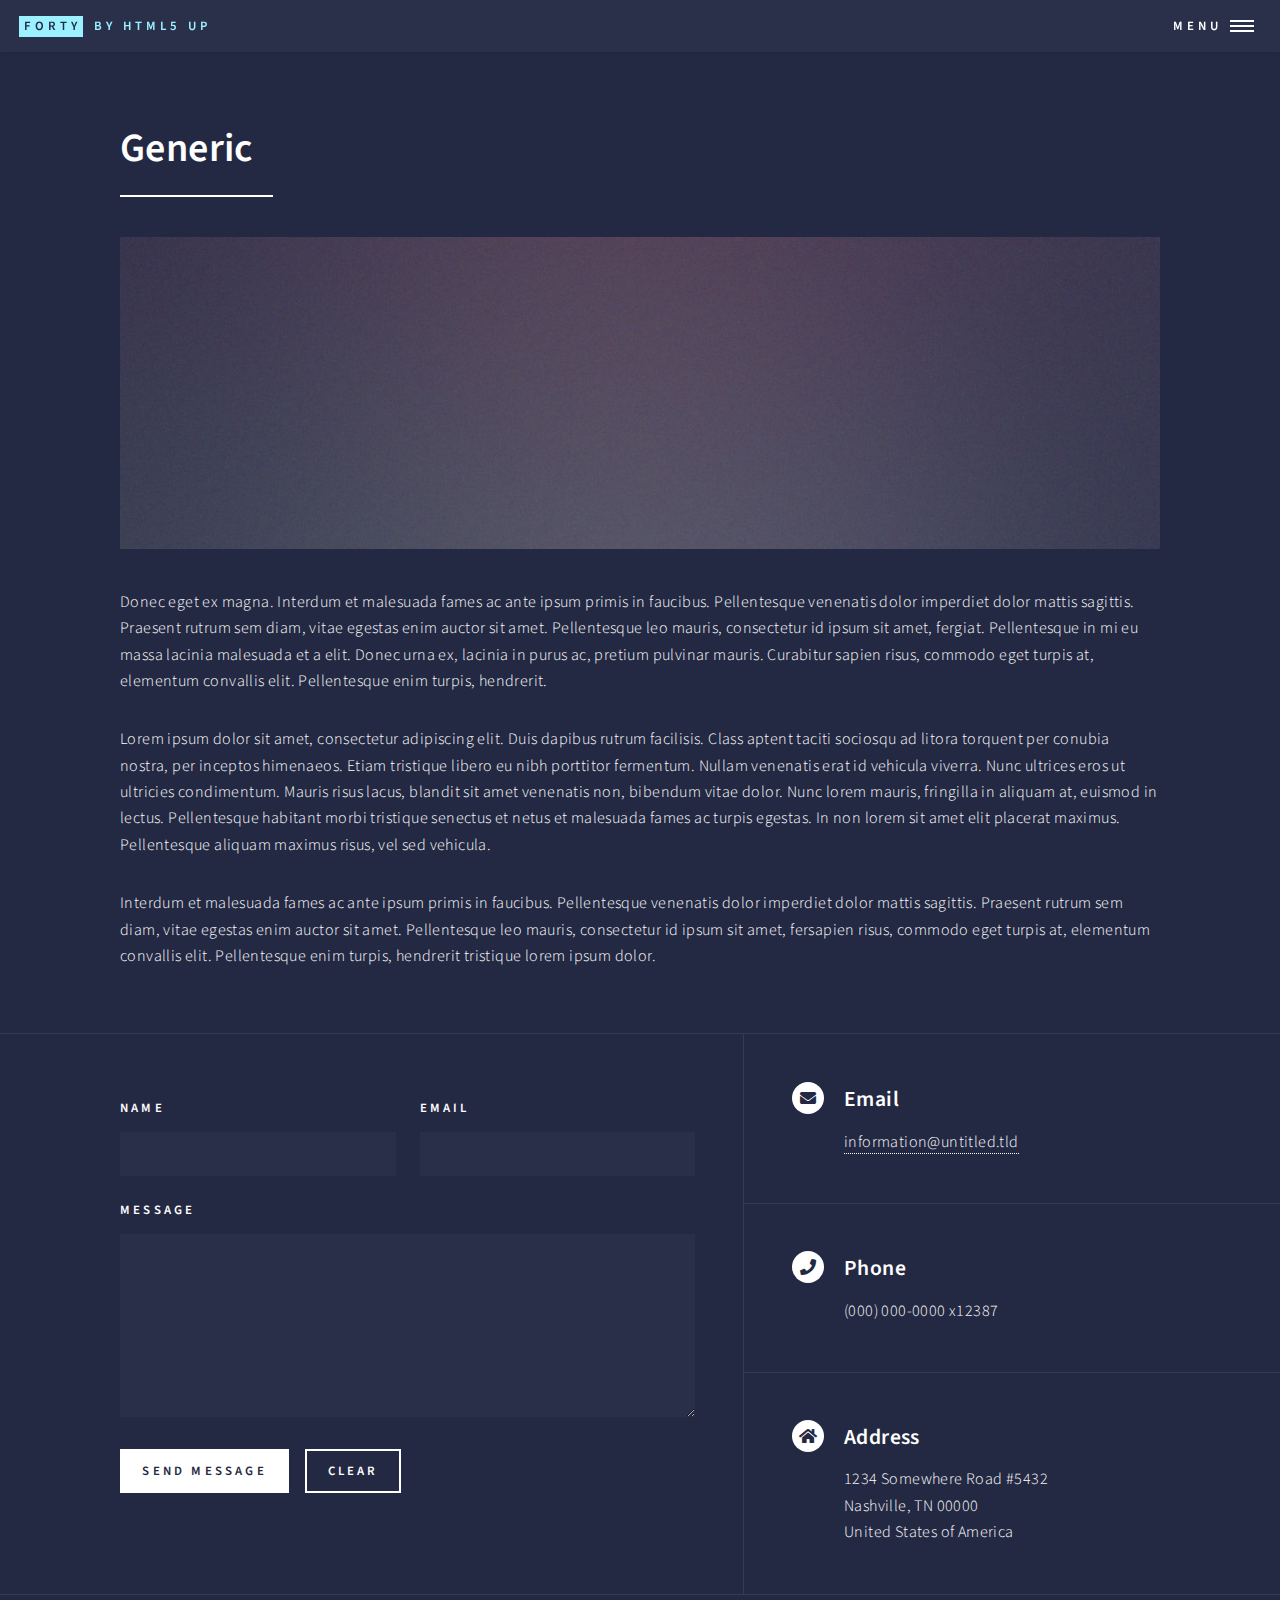
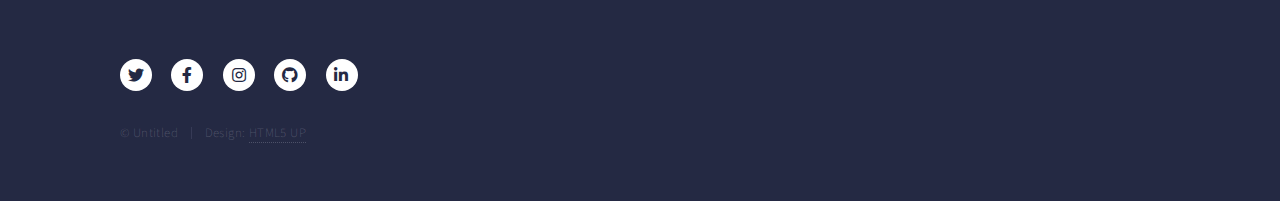
<file: index/generic.html>
<!DOCTYPE HTML>
<!--
	Forty by HTML5 UP
	html5up.net | @ajlkn
	Free for personal and commercial use under the CCA 3.0 license (html5up.net/license)
-->
<html>
	<head>
		<title>Generic - Forty by HTML5 UP</title>
		<meta charset="utf-8" />
		<meta name="viewport" content="width=device-width, initial-scale=1, user-scalable=no" />
		<link rel="stylesheet" href="assets/css/main.css" />
		<noscript><link rel="stylesheet" href="assets/css/noscript.css" /></noscript>
	</head>
	<body class="is-preload">

		<!-- Wrapper -->
			<div id="wrapper">

				<!-- Header -->
					<header id="header">
						<a href="index.html" class="logo"><strong>Forty</strong> <span>by HTML5 UP</span></a>
						<nav>
							<a href="#menu">Menu</a>
						</nav>
					</header>

				<!-- Menu -->
					<nav id="menu">
						<ul class="links">
							<li><a href="index.html">Home</a></li>
							<li><a href="landing.html">Landing</a></li>
							<li><a href="generic.html">Generic</a></li>
							<li><a href="elements.html">Elements</a></li>
						</ul>
						<ul class="actions stacked">
							<li><a href="#" class="button primary fit">Get Started</a></li>
							<li><a href="#" class="button fit">Log In</a></li>
						</ul>
					</nav>

				<!-- Main -->
					<div id="main" class="alt">

						<!-- One -->
							<section id="one">
								<div class="inner">
									<header class="major">
										<h1>Generic</h1>
									</header>
									<span class="image main"><img src="images/pic11.jpg" alt="" /></span>
									<p>Donec eget ex magna. Interdum et malesuada fames ac ante ipsum primis in faucibus. Pellentesque venenatis dolor imperdiet dolor mattis sagittis. Praesent rutrum sem diam, vitae egestas enim auctor sit amet. Pellentesque leo mauris, consectetur id ipsum sit amet, fergiat. Pellentesque in mi eu massa lacinia malesuada et a elit. Donec urna ex, lacinia in purus ac, pretium pulvinar mauris. Curabitur sapien risus, commodo eget turpis at, elementum convallis elit. Pellentesque enim turpis, hendrerit.</p>
									<p>Lorem ipsum dolor sit amet, consectetur adipiscing elit. Duis dapibus rutrum facilisis. Class aptent taciti sociosqu ad litora torquent per conubia nostra, per inceptos himenaeos. Etiam tristique libero eu nibh porttitor fermentum. Nullam venenatis erat id vehicula viverra. Nunc ultrices eros ut ultricies condimentum. Mauris risus lacus, blandit sit amet venenatis non, bibendum vitae dolor. Nunc lorem mauris, fringilla in aliquam at, euismod in lectus. Pellentesque habitant morbi tristique senectus et netus et malesuada fames ac turpis egestas. In non lorem sit amet elit placerat maximus. Pellentesque aliquam maximus risus, vel sed vehicula.</p>
									<p>Interdum et malesuada fames ac ante ipsum primis in faucibus. Pellentesque venenatis dolor imperdiet dolor mattis sagittis. Praesent rutrum sem diam, vitae egestas enim auctor sit amet. Pellentesque leo mauris, consectetur id ipsum sit amet, fersapien risus, commodo eget turpis at, elementum convallis elit. Pellentesque enim turpis, hendrerit tristique lorem ipsum dolor.</p>
								</div>
							</section>

					</div>

				<!-- Contact -->
					<section id="contact">
						<div class="inner">
							<section>
								<form method="post" action="#">
									<div class="fields">
										<div class="field half">
											<label for="name">Name</label>
											<input type="text" name="name" id="name" />
										</div>
										<div class="field half">
											<label for="email">Email</label>
											<input type="text" name="email" id="email" />
										</div>
										<div class="field">
											<label for="message">Message</label>
											<textarea name="message" id="message" rows="6"></textarea>
										</div>
									</div>
									<ul class="actions">
										<li><input type="submit" value="Send Message" class="primary" /></li>
										<li><input type="reset" value="Clear" /></li>
									</ul>
								</form>
							</section>
							<section class="split">
								<section>
									<div class="contact-method">
										<span class="icon solid alt fa-envelope"></span>
										<h3>Email</h3>
										<a href="#">information@untitled.tld</a>
									</div>
								</section>
								<section>
									<div class="contact-method">
										<span class="icon solid alt fa-phone"></span>
										<h3>Phone</h3>
										<span>(000) 000-0000 x12387</span>
									</div>
								</section>
								<section>
									<div class="contact-method">
										<span class="icon solid alt fa-home"></span>
										<h3>Address</h3>
										<span>1234 Somewhere Road #5432<br />
										Nashville, TN 00000<br />
										United States of America</span>
									</div>
								</section>
							</section>
						</div>
					</section>

				<!-- Footer -->
					<footer id="footer">
						<div class="inner">
							<ul class="icons">
								<li><a href="#" class="icon brands alt fa-twitter"><span class="label">Twitter</span></a></li>
								<li><a href="#" class="icon brands alt fa-facebook-f"><span class="label">Facebook</span></a></li>
								<li><a href="#" class="icon brands alt fa-instagram"><span class="label">Instagram</span></a></li>
								<li><a href="#" class="icon brands alt fa-github"><span class="label">GitHub</span></a></li>
								<li><a href="#" class="icon brands alt fa-linkedin-in"><span class="label">LinkedIn</span></a></li>
							</ul>
							<ul class="copyright">
								<li>&copy; Untitled</li><li>Design: <a href="https://html5up.net">HTML5 UP</a></li>
							</ul>
						</div>
					</footer>

			</div>

		<!-- Scripts -->
			<script src="assets/js/jquery.min.js"></script>
			<script src="assets/js/jquery.scrolly.min.js"></script>
			<script src="assets/js/jquery.scrollex.min.js"></script>
			<script src="assets/js/browser.min.js"></script>
			<script src="assets/js/breakpoints.min.js"></script>
			<script src="assets/js/util.js"></script>
			<script src="assets/js/main.js"></script>

	</body>
</html>
</file>
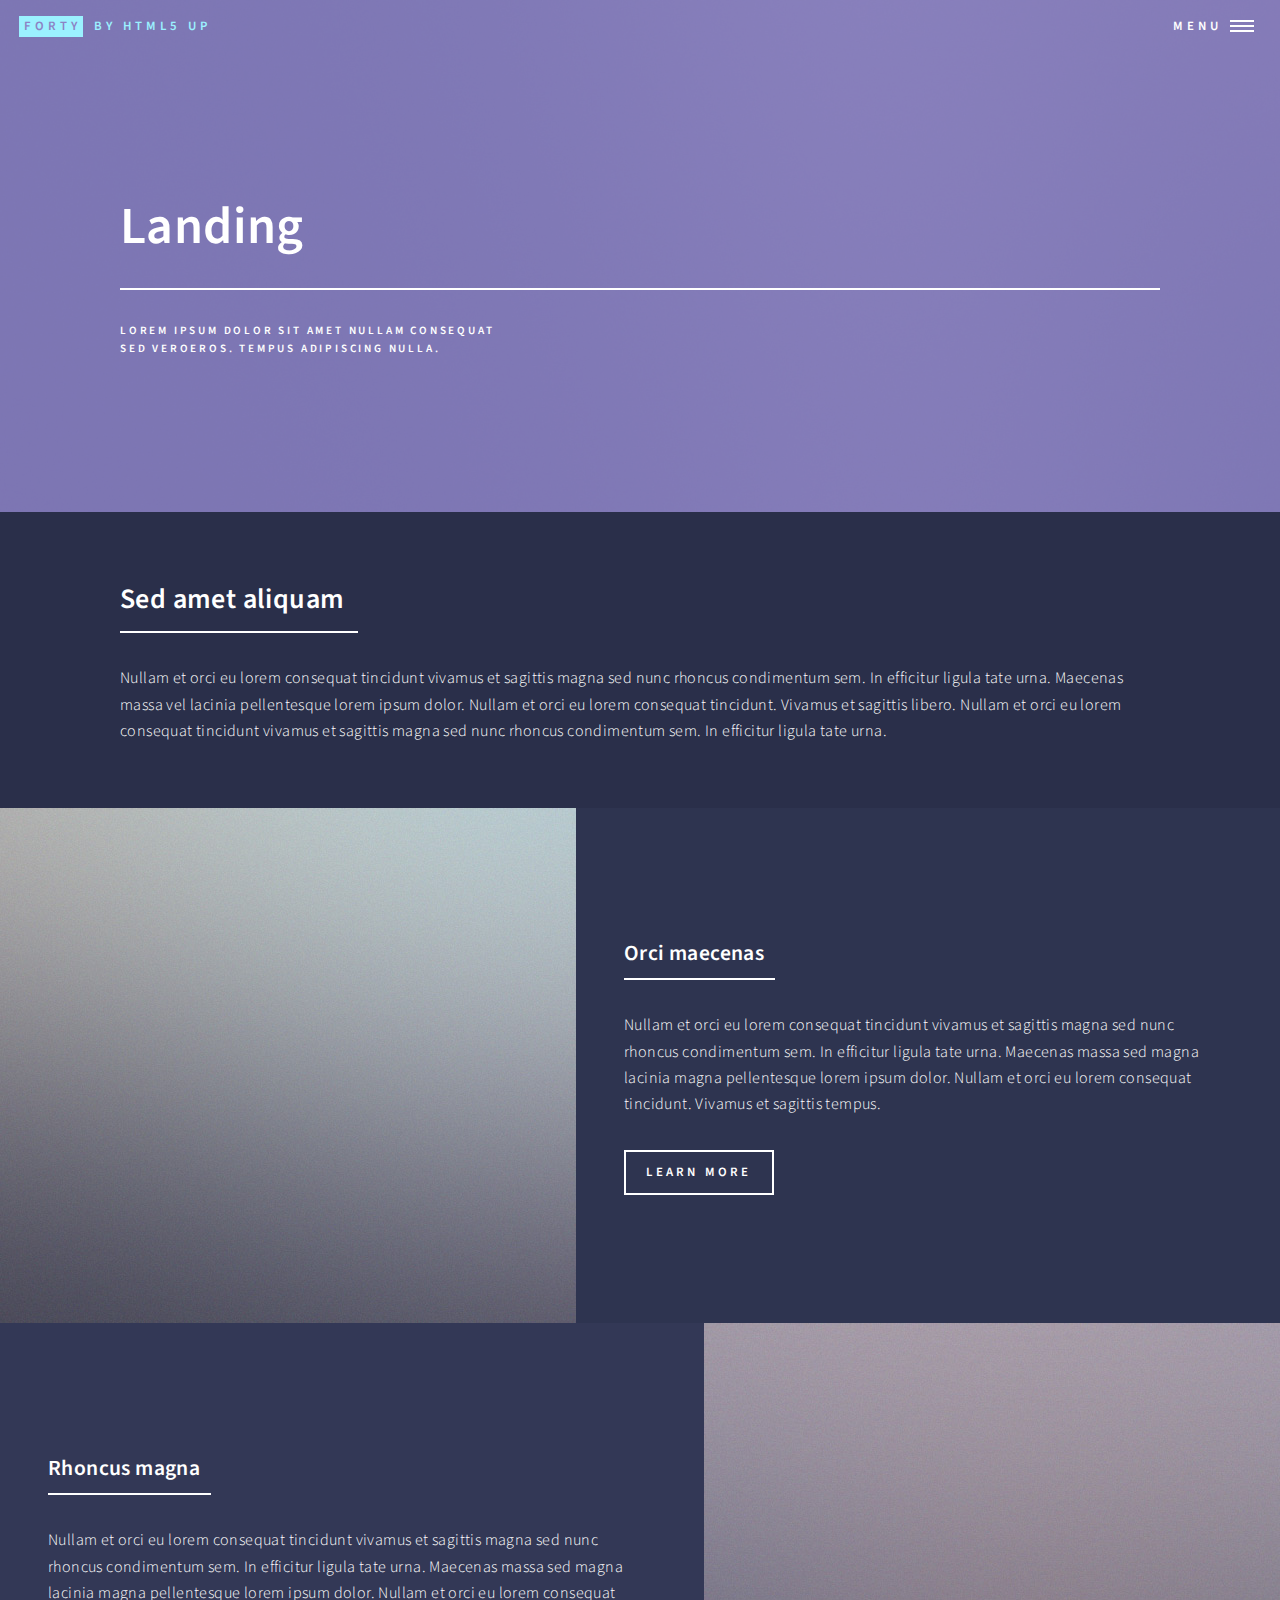
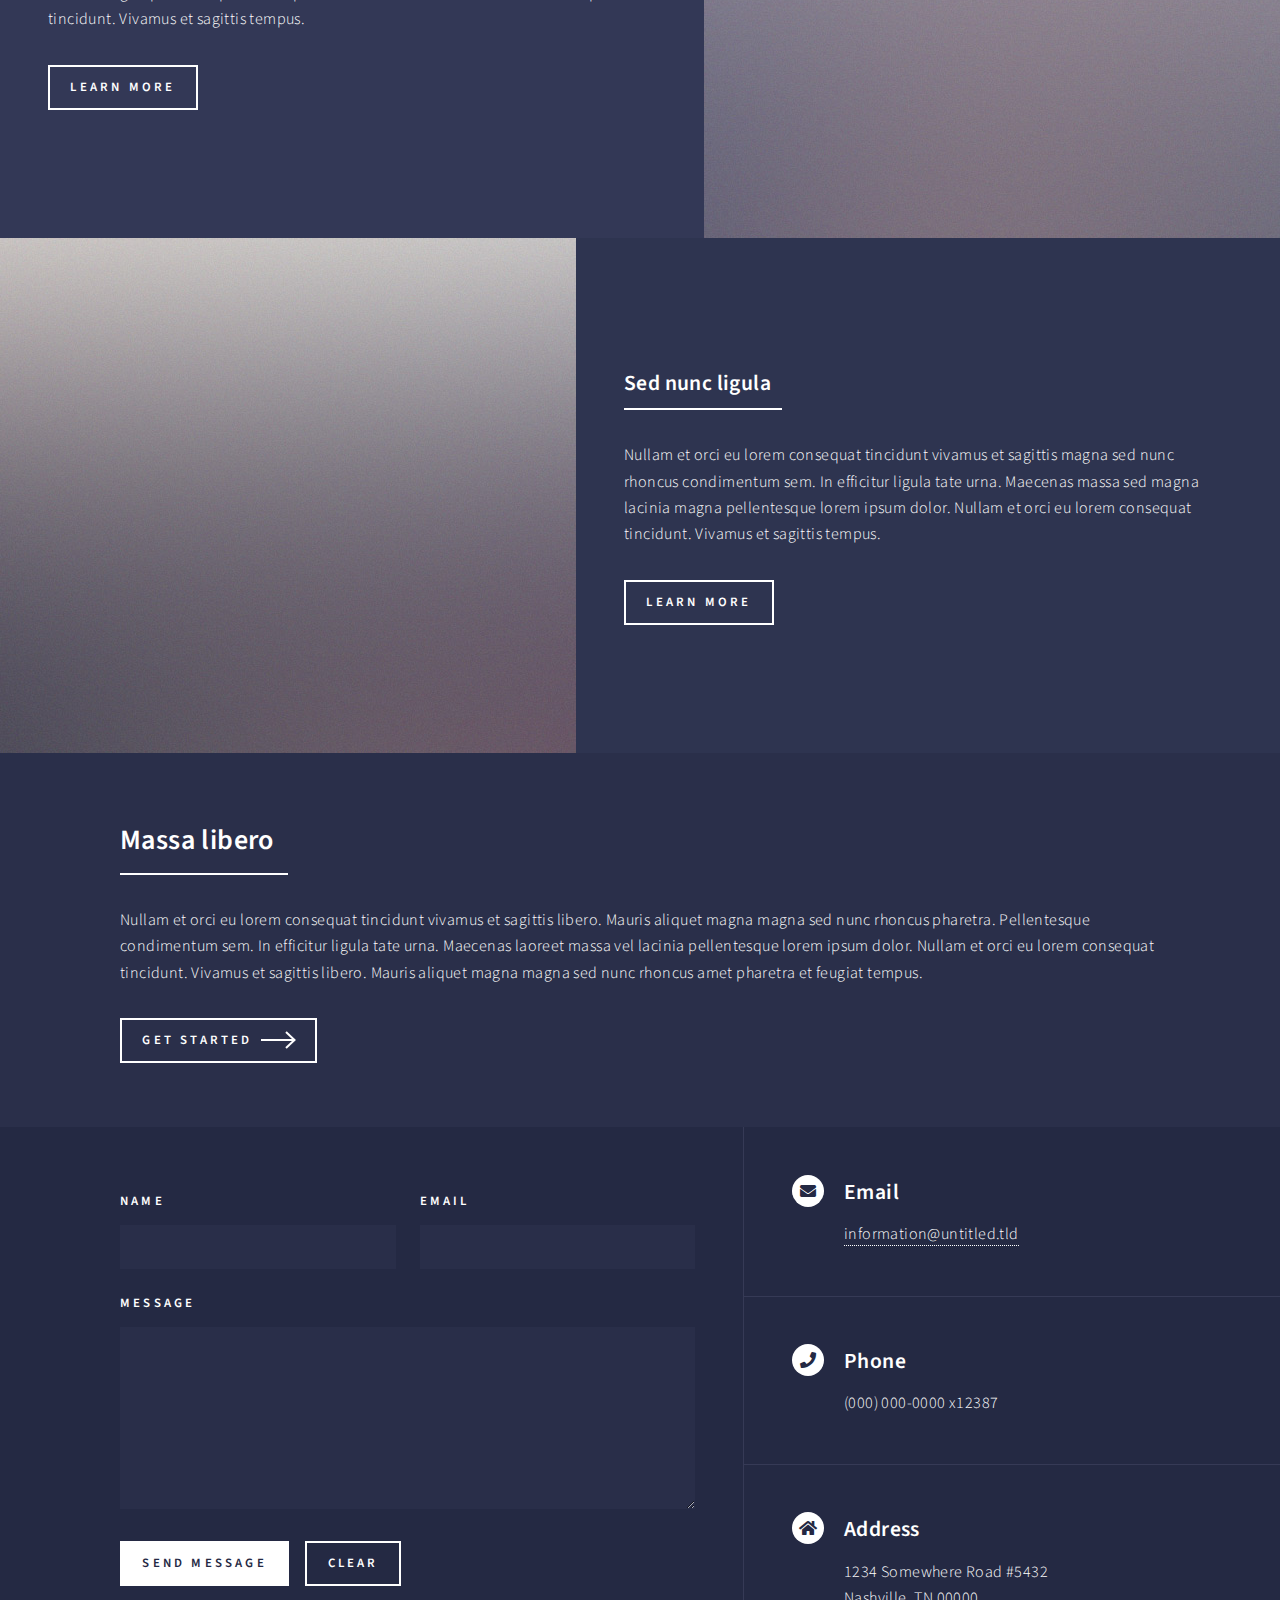
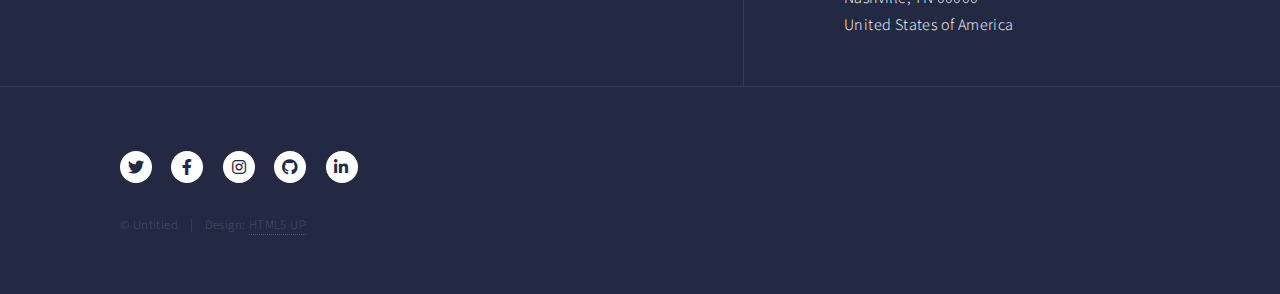
<file: index/landing.html>
<!DOCTYPE HTML>
<!--
	Forty by HTML5 UP
	html5up.net | @ajlkn
	Free for personal and commercial use under the CCA 3.0 license (html5up.net/license)
-->
<html>
	<head>
		<title>Landing - Forty by HTML5 UP</title>
		<meta charset="utf-8" />
		<meta name="viewport" content="width=device-width, initial-scale=1, user-scalable=no" />
		<link rel="stylesheet" href="assets/css/main.css" />
		<noscript><link rel="stylesheet" href="assets/css/noscript.css" /></noscript>
	</head>
	<body class="is-preload">

		<!-- Wrapper -->
			<div id="wrapper">

				<!-- Header -->
				<!-- Note: The "styleN" class below should match that of the banner element. -->
					<header id="header" class="alt style2">
						<a href="index.html" class="logo"><strong>Forty</strong> <span>by HTML5 UP</span></a>
						<nav>
							<a href="#menu">Menu</a>
						</nav>
					</header>

				<!-- Menu -->
					<nav id="menu">
						<ul class="links">
							<li><a href="index.html">Home</a></li>
							<li><a href="landing.html">Landing</a></li>
							<li><a href="generic.html">Generic</a></li>
							<li><a href="elements.html">Elements</a></li>
						</ul>
						<ul class="actions stacked">
							<li><a href="#" class="button primary fit">Get Started</a></li>
							<li><a href="#" class="button fit">Log In</a></li>
						</ul>
					</nav>

				<!-- Banner -->
				<!-- Note: The "styleN" class below should match that of the header element. -->
					<section id="banner" class="style2">
						<div class="inner">
							<span class="image">
								<img src="images/pic07.jpg" alt="" />
							</span>
							<header class="major">
								<h1>Landing</h1>
							</header>
							<div class="content">
								<p>Lorem ipsum dolor sit amet nullam consequat<br />
								sed veroeros. tempus adipiscing nulla.</p>
							</div>
						</div>
					</section>

				<!-- Main -->
					<div id="main">

						<!-- One -->
							<section id="one">
								<div class="inner">
									<header class="major">
										<h2>Sed amet aliquam</h2>
									</header>
									<p>Nullam et orci eu lorem consequat tincidunt vivamus et sagittis magna sed nunc rhoncus condimentum sem. In efficitur ligula tate urna. Maecenas massa vel lacinia pellentesque lorem ipsum dolor. Nullam et orci eu lorem consequat tincidunt. Vivamus et sagittis libero. Nullam et orci eu lorem consequat tincidunt vivamus et sagittis magna sed nunc rhoncus condimentum sem. In efficitur ligula tate urna.</p>
								</div>
							</section>

						<!-- Two -->
							<section id="two" class="spotlights">
								<section>
									<a href="generic.html" class="image">
										<img src="images/pic08.jpg" alt="" data-position="center center" />
									</a>
									<div class="content">
										<div class="inner">
											<header class="major">
												<h3>Orci maecenas</h3>
											</header>
											<p>Nullam et orci eu lorem consequat tincidunt vivamus et sagittis magna sed nunc rhoncus condimentum sem. In efficitur ligula tate urna. Maecenas massa sed magna lacinia magna pellentesque lorem ipsum dolor. Nullam et orci eu lorem consequat tincidunt. Vivamus et sagittis tempus.</p>
											<ul class="actions">
												<li><a href="generic.html" class="button">Learn more</a></li>
											</ul>
										</div>
									</div>
								</section>
								<section>
									<a href="generic.html" class="image">
										<img src="images/pic09.jpg" alt="" data-position="top center" />
									</a>
									<div class="content">
										<div class="inner">
											<header class="major">
												<h3>Rhoncus magna</h3>
											</header>
											<p>Nullam et orci eu lorem consequat tincidunt vivamus et sagittis magna sed nunc rhoncus condimentum sem. In efficitur ligula tate urna. Maecenas massa sed magna lacinia magna pellentesque lorem ipsum dolor. Nullam et orci eu lorem consequat tincidunt. Vivamus et sagittis tempus.</p>
											<ul class="actions">
												<li><a href="generic.html" class="button">Learn more</a></li>
											</ul>
										</div>
									</div>
								</section>
								<section>
									<a href="generic.html" class="image">
										<img src="images/pic10.jpg" alt="" data-position="25% 25%" />
									</a>
									<div class="content">
										<div class="inner">
											<header class="major">
												<h3>Sed nunc ligula</h3>
											</header>
											<p>Nullam et orci eu lorem consequat tincidunt vivamus et sagittis magna sed nunc rhoncus condimentum sem. In efficitur ligula tate urna. Maecenas massa sed magna lacinia magna pellentesque lorem ipsum dolor. Nullam et orci eu lorem consequat tincidunt. Vivamus et sagittis tempus.</p>
											<ul class="actions">
												<li><a href="generic.html" class="button">Learn more</a></li>
											</ul>
										</div>
									</div>
								</section>
							</section>

						<!-- Three -->
							<section id="three">
								<div class="inner">
									<header class="major">
										<h2>Massa libero</h2>
									</header>
									<p>Nullam et orci eu lorem consequat tincidunt vivamus et sagittis libero. Mauris aliquet magna magna sed nunc rhoncus pharetra. Pellentesque condimentum sem. In efficitur ligula tate urna. Maecenas laoreet massa vel lacinia pellentesque lorem ipsum dolor. Nullam et orci eu lorem consequat tincidunt. Vivamus et sagittis libero. Mauris aliquet magna magna sed nunc rhoncus amet pharetra et feugiat tempus.</p>
									<ul class="actions">
										<li><a href="generic.html" class="button next">Get Started</a></li>
									</ul>
								</div>
							</section>

					</div>

				<!-- Contact -->
					<section id="contact">
						<div class="inner">
							<section>
								<form method="post" action="#">
									<div class="fields">
										<div class="field half">
											<label for="name">Name</label>
											<input type="text" name="name" id="name" />
										</div>
										<div class="field half">
											<label for="email">Email</label>
											<input type="text" name="email" id="email" />
										</div>
										<div class="field">
											<label for="message">Message</label>
											<textarea name="message" id="message" rows="6"></textarea>
										</div>
									</div>
									<ul class="actions">
										<li><input type="submit" value="Send Message" class="primary" /></li>
										<li><input type="reset" value="Clear" /></li>
									</ul>
								</form>
							</section>
							<section class="split">
								<section>
									<div class="contact-method">
										<span class="icon solid alt fa-envelope"></span>
										<h3>Email</h3>
										<a href="#">information@untitled.tld</a>
									</div>
								</section>
								<section>
									<div class="contact-method">
										<span class="icon solid alt fa-phone"></span>
										<h3>Phone</h3>
										<span>(000) 000-0000 x12387</span>
									</div>
								</section>
								<section>
									<div class="contact-method">
										<span class="icon solid alt fa-home"></span>
										<h3>Address</h3>
										<span>1234 Somewhere Road #5432<br />
										Nashville, TN 00000<br />
										United States of America</span>
									</div>
								</section>
							</section>
						</div>
					</section>

				<!-- Footer -->
					<footer id="footer">
						<div class="inner">
							<ul class="icons">
								<li><a href="#" class="icon brands alt fa-twitter"><span class="label">Twitter</span></a></li>
								<li><a href="#" class="icon brands alt fa-facebook-f"><span class="label">Facebook</span></a></li>
								<li><a href="#" class="icon brands alt fa-instagram"><span class="label">Instagram</span></a></li>
								<li><a href="#" class="icon brands alt fa-github"><span class="label">GitHub</span></a></li>
								<li><a href="#" class="icon brands alt fa-linkedin-in"><span class="label">LinkedIn</span></a></li>
							</ul>
							<ul class="copyright">
								<li>&copy; Untitled</li><li>Design: <a href="https://html5up.net">HTML5 UP</a></li>
							</ul>
						</div>
					</footer>

			</div>

		<!-- Scripts -->
			<script src="assets/js/jquery.min.js"></script>
			<script src="assets/js/jquery.scrolly.min.js"></script>
			<script src="assets/js/jquery.scrollex.min.js"></script>
			<script src="assets/js/browser.min.js"></script>
			<script src="assets/js/breakpoints.min.js"></script>
			<script src="assets/js/util.js"></script>
			<script src="assets/js/main.js"></script>

	</body>
</html>
</file>
<file: 20230307/style.css>
/* body{text-align:center;}li{text-align:left;} */
body{text-align: center;}

table{
    width: 60%;
    margin: auto;
    font-size: 1.5em;
}
td{
    border-bottom: 1px solid blue;
}
 tr:nth-child(odd) { background-color: #ef8267; } 
 tr:nth-child(even) { background-color: #efc52d; }
</file>
<file: banner.css>
#lastpage{
    display: block;
    /* margin: auto; */
    color: #fff;
    text-decoration: none;
    background-color: #007bff;
    padding: 10px 20px;
    border-radius: 5px;
  }
 #lastpage:hover {
    background-color: #0069d9;
  }
</file>
<file: game/style.css>
body{text-align: center;}
canvas{
    border: 2px solid black;
    background-image:url(images/grasses68.gif);
}
#talkBox{
    height: 20 px;
    color:brown;
    font-size: 26 px;
    font-weight:bold;
}
</file>
<file: index/assets/css/noscript.css>
/*
	Forty by HTML5 UP
	html5up.net | @ajlkn
	Free for personal and commercial use under the CCA 3.0 license (html5up.net/license)
*/

/* Banner */

	body.is-preload #banner:after {
		opacity: 0.85;
	}

	body.is-preload #banner > .inner {
		-moz-filter: none;
		-webkit-filter: none;
		-ms-filter: none;
		filter: none;
		-moz-transform: none;
		-webkit-transform: none;
		-ms-transform: none;
		transform: none;
		opacity: 1;
	}
</file>
<file: mind/style.css>
body{text-align:center;}
</file>
<file: Yt/style.css>
body {
    text-align: center;
}

h2 {
    /*預留歌曲名稱顯示空間*/
    height: 32px;
    font-size: medium;
}
</file>
<file: index/assets/css/main.css>
@import url(fontawesome-all.min.css);
@import url("https://fonts.googleapis.com/css?family=Source+Sans+Pro:300,300italic,600,600italic");

/*
	Forty by HTML5 UP
	html5up.net | @ajlkn
	Free for personal and commercial use under the CCA 3.0 license (html5up.net/license)
*/

html, body, div, span, applet, object,
iframe, h1, h2, h3, h4, h5, h6, p, blockquote,
pre, a, abbr, acronym, address, big, cite,
code, del, dfn, em, img, ins, kbd, q, s, samp,
small, strike, strong, sub, sup, tt, var, b,
u, i, center, dl, dt, dd, ol, ul, li, fieldset,
form, label, legend, table, caption, tbody,
tfoot, thead, tr, th, td, article, aside,
canvas, details, embed, figure, figcaption,
footer, header, hgroup, menu, nav, output, ruby,
section, summary, time, mark, audio, video {
	margin: 0;
	padding: 0;
	border: 0;
	font-size: 100%;
	font: inherit;
	vertical-align: baseline;}

article, aside, details, figcaption, figure,
footer, header, hgroup, menu, nav, section {
	display: block;}

body {
	line-height: 1;
}

ol, ul {
	list-style: none;
}

blockquote, q {
	quotes: none;
}

	blockquote:before, blockquote:after, q:before, q:after {
		content: '';
		content: none;
	}

table {
	border-collapse: collapse;
	border-spacing: 0;
}

body {
	-webkit-text-size-adjust: none;
}

mark {
	background-color: transparent;
	color: inherit;
}

input::-moz-focus-inner {
	border: 0;
	padding: 0;
}

input, select, textarea {
	-moz-appearance: none;
	-webkit-appearance: none;
	-ms-appearance: none;
	appearance: none;
}

/* Basic */

	@-ms-viewport {
		width: device-width;
	}

	body {
		-ms-overflow-style: scrollbar;
	}

	@media screen and (max-width: 480px) {

		html, body {
			min-width: 320px;
		}

	}

	html {
		box-sizing: border-box;
	}

	*, *:before, *:after {
		box-sizing: inherit;
	}

	body {
		background: #242943;
	}

		body.is-preload *, body.is-preload *:before, body.is-preload *:after {
			-moz-animation: none !important;
			-webkit-animation: none !important;
			-ms-animation: none !important;
			animation: none !important;
			-moz-transition: none !important;
			-webkit-transition: none !important;
			-ms-transition: none !important;
			transition: none !important;
		}

/* Type */

	body, input, select, textarea {
		color: #ffffff;
		font-family: "Source Sans Pro", Helvetica, sans-serif;
		font-size: 17pt;
		font-weight: 300;
		letter-spacing: 0.025em;
		line-height: 1.65;
	}

		@media screen and (max-width: 1680px) {

			body, input, select, textarea {
				font-size: 14pt;
			}

		}

		@media screen and (max-width: 1280px) {

			body, input, select, textarea {
				font-size: 12pt;
			}

		}

		@media screen and (max-width: 360px) {

			body, input, select, textarea {
				font-size: 11pt;
			}

		}

	a {
		-moz-transition: color 0.2s ease-in-out, border-bottom-color 0.2s ease-in-out;
		-webkit-transition: color 0.2s ease-in-out, border-bottom-color 0.2s ease-in-out;
		-ms-transition: color 0.2s ease-in-out, border-bottom-color 0.2s ease-in-out;
		transition: color 0.2s ease-in-out, border-bottom-color 0.2s ease-in-out;
		border-bottom: dotted 1px;
		color: inherit;
		text-decoration: none;
	}

		a:hover {
			border-bottom-color: transparent;
			color: #9bf1ff !important;
		}

		a:active {
			color: #53e3fb !important;
		}

	strong, b {
		color: #ffffff;
		font-weight: 600;
	}

	em, i {
		font-style: italic;
	}

	p {
		margin: 0 0 2em 0;
	}

	h1, h2, h3, h4, h5, h6 {
		color: #ffffff;
		font-weight: 600;
		line-height: 1.65;
		margin: 0 0 1em 0;
	}

		h1 a, h2 a, h3 a, h4 a, h5 a, h6 a {
			color: inherit;
			border-bottom: 0;
		}

	h1 {
		font-size: 2.5em;
	}

	h2 {
		font-size: 1.75em;
	}

	h3 {
		font-size: 1.35em;
	}

	h4 {
		font-size: 1.1em;
	}

	h5 {
		font-size: 0.9em;
	}

	h6 {
		font-size: 0.7em;
	}

	@media screen and (max-width: 736px) {

		h1 {
			font-size: 2em;
		}

		h2 {
			font-size: 1.5em;
		}

		h3 {
			font-size: 1.25em;
		}

	}

	sub {
		font-size: 0.8em;
		position: relative;
		top: 0.5em;
	}

	sup {
		font-size: 0.8em;
		position: relative;
		top: -0.5em;
	}

	blockquote {
		border-left: solid 4px rgba(212, 212, 255, 0.1);
		font-style: italic;
		margin: 0 0 2em 0;
		padding: 0.5em 0 0.5em 2em;
	}

	code {
		background: rgba(212, 212, 255, 0.035);
		font-family: "Courier New", monospace;
		font-size: 0.9em;
		margin: 0 0.25em;
		padding: 0.25em 0.65em;
	}

	pre {
		-webkit-overflow-scrolling: touch;
		font-family: "Courier New", monospace;
		font-size: 0.9em;
		margin: 0 0 2em 0;
	}

		pre code {
			display: block;
			line-height: 1.75;
			padding: 1em 1.5em;
			overflow-x: auto;
		}

	hr {
		border: 0;
		border-bottom: solid 1px rgba(212, 212, 255, 0.1);
		margin: 2em 0;
	}

		hr.major {
			margin: 3em 0;
		}

	.align-left {
		text-align: left;
	}

	.align-center {
		text-align: center;
	}

	.align-right {
		text-align: right;
	}

/* Row */

	.row {
		display: flex;
		flex-wrap: wrap;
		box-sizing: border-box;
		align-items: stretch;
	}

		.row > * {
			box-sizing: border-box;
		}

		.row.gtr-uniform > * > :last-child {
			margin-bottom: 0;
		}

		.row.aln-left {
			justify-content: flex-start;
		}

		.row.aln-center {
			justify-content: center;
		}

		.row.aln-right {
			justify-content: flex-end;
		}

		.row.aln-top {
			align-items: flex-start;
		}

		.row.aln-middle {
			align-items: center;
		}

		.row.aln-bottom {
			align-items: flex-end;
		}

		.row > .imp {
			order: -1;
		}

		.row > .col-1 {
			width: 8.33333%;
		}

		.row > .off-1 {
			margin-left: 8.33333%;
		}

		.row > .col-2 {
			width: 16.66667%;
		}

		.row > .off-2 {
			margin-left: 16.66667%;
		}

		.row > .col-3 {
			width: 25%;
		}

		.row > .off-3 {
			margin-left: 25%;
		}

		.row > .col-4 {
			width: 33.33333%;
		}

		.row > .off-4 {
			margin-left: 33.33333%;
		}

		.row > .col-5 {
			width: 41.66667%;
		}

		.row > .off-5 {
			margin-left: 41.66667%;
		}

		.row > .col-6 {
			width: 50%;
		}

		.row > .off-6 {
			margin-left: 50%;
		}

		.row > .col-7 {
			width: 58.33333%;
		}

		.row > .off-7 {
			margin-left: 58.33333%;
		}

		.row > .col-8 {
			width: 66.66667%;
		}

		.row > .off-8 {
			margin-left: 66.66667%;
		}

		.row > .col-9 {
			width: 75%;
		}

		.row > .off-9 {
			margin-left: 75%;
		}

		.row > .col-10 {
			width: 83.33333%;
		}

		.row > .off-10 {
			margin-left: 83.33333%;
		}

		.row > .col-11 {
			width: 91.66667%;
		}

		.row > .off-11 {
			margin-left: 91.66667%;
		}

		.row > .col-12 {
			width: 100%;
		}

		.row > .off-12 {
			margin-left: 100%;
		}

		.row.gtr-0 {
			margin-top: 0;
			margin-left: 0em;
		}

			.row.gtr-0 > * {
				padding: 0 0 0 0em;
			}

			.row.gtr-0.gtr-uniform {
				margin-top: 0em;
			}

				.row.gtr-0.gtr-uniform > * {
					padding-top: 0em;
				}

		.row.gtr-25 {
			margin-top: 0;
			margin-left: -0.5em;
		}

			.row.gtr-25 > * {
				padding: 0 0 0 0.5em;
			}

			.row.gtr-25.gtr-uniform {
				margin-top: -0.5em;
			}

				.row.gtr-25.gtr-uniform > * {
					padding-top: 0.5em;
				}

		.row.gtr-50 {
			margin-top: 0;
			margin-left: -1em;
		}

			.row.gtr-50 > * {
				padding: 0 0 0 1em;
			}

			.row.gtr-50.gtr-uniform {
				margin-top: -1em;
			}

				.row.gtr-50.gtr-uniform > * {
					padding-top: 1em;
				}

		.row {
			margin-top: 0;
			margin-left: -2em;
		}

			.row > * {
				padding: 0 0 0 2em;
			}

			.row.gtr-uniform {
				margin-top: -2em;
			}

				.row.gtr-uniform > * {
					padding-top: 2em;
				}

		.row.gtr-150 {
			margin-top: 0;
			margin-left: -3em;
		}

			.row.gtr-150 > * {
				padding: 0 0 0 3em;
			}

			.row.gtr-150.gtr-uniform {
				margin-top: -3em;
			}

				.row.gtr-150.gtr-uniform > * {
					padding-top: 3em;
				}

		.row.gtr-200 {
			margin-top: 0;
			margin-left: -4em;
		}

			.row.gtr-200 > * {
				padding: 0 0 0 4em;
			}

			.row.gtr-200.gtr-uniform {
				margin-top: -4em;
			}

				.row.gtr-200.gtr-uniform > * {
					padding-top: 4em;
				}

		@media screen and (max-width: 1680px) {

			.row {
				display: flex;
				flex-wrap: wrap;
				box-sizing: border-box;
				align-items: stretch;
			}

				.row > * {
					box-sizing: border-box;
				}

				.row.gtr-uniform > * > :last-child {
					margin-bottom: 0;
				}

				.row.aln-left {
					justify-content: flex-start;
				}

				.row.aln-center {
					justify-content: center;
				}

				.row.aln-right {
					justify-content: flex-end;
				}

				.row.aln-top {
					align-items: flex-start;
				}

				.row.aln-middle {
					align-items: center;
				}

				.row.aln-bottom {
					align-items: flex-end;
				}

				.row > .imp-xlarge {
					order: -1;
				}

				.row > .col-1-xlarge {
					width: 8.33333%;
				}

				.row > .off-1-xlarge {
					margin-left: 8.33333%;
				}

				.row > .col-2-xlarge {
					width: 16.66667%;
				}

				.row > .off-2-xlarge {
					margin-left: 16.66667%;
				}

				.row > .col-3-xlarge {
					width: 25%;
				}

				.row > .off-3-xlarge {
					margin-left: 25%;
				}

				.row > .col-4-xlarge {
					width: 33.33333%;
				}

				.row > .off-4-xlarge {
					margin-left: 33.33333%;
				}

				.row > .col-5-xlarge {
					width: 41.66667%;
				}

				.row > .off-5-xlarge {
					margin-left: 41.66667%;
				}

				.row > .col-6-xlarge {
					width: 50%;
				}

				.row > .off-6-xlarge {
					margin-left: 50%;
				}

				.row > .col-7-xlarge {
					width: 58.33333%;
				}

				.row > .off-7-xlarge {
					margin-left: 58.33333%;
				}

				.row > .col-8-xlarge {
					width: 66.66667%;
				}

				.row > .off-8-xlarge {
					margin-left: 66.66667%;
				}

				.row > .col-9-xlarge {
					width: 75%;
				}

				.row > .off-9-xlarge {
					margin-left: 75%;
				}

				.row > .col-10-xlarge {
					width: 83.33333%;
				}

				.row > .off-10-xlarge {
					margin-left: 83.33333%;
				}

				.row > .col-11-xlarge {
					width: 91.66667%;
				}

				.row > .off-11-xlarge {
					margin-left: 91.66667%;
				}

				.row > .col-12-xlarge {
					width: 100%;
				}

				.row > .off-12-xlarge {
					margin-left: 100%;
				}

				.row.gtr-0 {
					margin-top: 0;
					margin-left: 0em;
				}

					.row.gtr-0 > * {
						padding: 0 0 0 0em;
					}

					.row.gtr-0.gtr-uniform {
						margin-top: 0em;
					}

						.row.gtr-0.gtr-uniform > * {
							padding-top: 0em;
						}

				.row.gtr-25 {
					margin-top: 0;
					margin-left: -0.5em;
				}

					.row.gtr-25 > * {
						padding: 0 0 0 0.5em;
					}

					.row.gtr-25.gtr-uniform {
						margin-top: -0.5em;
					}

						.row.gtr-25.gtr-uniform > * {
							padding-top: 0.5em;
						}

				.row.gtr-50 {
					margin-top: 0;
					margin-left: -1em;
				}

					.row.gtr-50 > * {
						padding: 0 0 0 1em;
					}

					.row.gtr-50.gtr-uniform {
						margin-top: -1em;
					}

						.row.gtr-50.gtr-uniform > * {
							padding-top: 1em;
						}

				.row {
					margin-top: 0;
					margin-left: -2em;
				}

					.row > * {
						padding: 0 0 0 2em;
					}

					.row.gtr-uniform {
						margin-top: -2em;
					}

						.row.gtr-uniform > * {
							padding-top: 2em;
						}

				.row.gtr-150 {
					margin-top: 0;
					margin-left: -3em;
				}

					.row.gtr-150 > * {
						padding: 0 0 0 3em;
					}

					.row.gtr-150.gtr-uniform {
						margin-top: -3em;
					}

						.row.gtr-150.gtr-uniform > * {
							padding-top: 3em;
						}

				.row.gtr-200 {
					margin-top: 0;
					margin-left: -4em;
				}

					.row.gtr-200 > * {
						padding: 0 0 0 4em;
					}

					.row.gtr-200.gtr-uniform {
						margin-top: -4em;
					}

						.row.gtr-200.gtr-uniform > * {
							padding-top: 4em;
						}

		}

		@media screen and (max-width: 1280px) {

			.row {
				display: flex;
				flex-wrap: wrap;
				box-sizing: border-box;
				align-items: stretch;
			}

				.row > * {
					box-sizing: border-box;
				}

				.row.gtr-uniform > * > :last-child {
					margin-bottom: 0;
				}

				.row.aln-left {
					justify-content: flex-start;
				}

				.row.aln-center {
					justify-content: center;
				}

				.row.aln-right {
					justify-content: flex-end;
				}

				.row.aln-top {
					align-items: flex-start;
				}

				.row.aln-middle {
					align-items: center;
				}

				.row.aln-bottom {
					align-items: flex-end;
				}

				.row > .imp-large {
					order: -1;
				}

				.row > .col-1-large {
					width: 8.33333%;
				}

				.row > .off-1-large {
					margin-left: 8.33333%;
				}

				.row > .col-2-large {
					width: 16.66667%;
				}

				.row > .off-2-large {
					margin-left: 16.66667%;
				}

				.row > .col-3-large {
					width: 25%;
				}

				.row > .off-3-large {
					margin-left: 25%;
				}

				.row > .col-4-large {
					width: 33.33333%;
				}

				.row > .off-4-large {
					margin-left: 33.33333%;
				}

				.row > .col-5-large {
					width: 41.66667%;
				}

				.row > .off-5-large {
					margin-left: 41.66667%;
				}

				.row > .col-6-large {
					width: 50%;
				}

				.row > .off-6-large {
					margin-left: 50%;
				}

				.row > .col-7-large {
					width: 58.33333%;
				}

				.row > .off-7-large {
					margin-left: 58.33333%;
				}

				.row > .col-8-large {
					width: 66.66667%;
				}

				.row > .off-8-large {
					margin-left: 66.66667%;
				}

				.row > .col-9-large {
					width: 75%;
				}

				.row > .off-9-large {
					margin-left: 75%;
				}

				.row > .col-10-large {
					width: 83.33333%;
				}

				.row > .off-10-large {
					margin-left: 83.33333%;
				}

				.row > .col-11-large {
					width: 91.66667%;
				}

				.row > .off-11-large {
					margin-left: 91.66667%;
				}

				.row > .col-12-large {
					width: 100%;
				}

				.row > .off-12-large {
					margin-left: 100%;
				}

				.row.gtr-0 {
					margin-top: 0;
					margin-left: 0em;
				}

					.row.gtr-0 > * {
						padding: 0 0 0 0em;
					}

					.row.gtr-0.gtr-uniform {
						margin-top: 0em;
					}

						.row.gtr-0.gtr-uniform > * {
							padding-top: 0em;
						}

				.row.gtr-25 {
					margin-top: 0;
					margin-left: -0.375em;
				}

					.row.gtr-25 > * {
						padding: 0 0 0 0.375em;
					}

					.row.gtr-25.gtr-uniform {
						margin-top: -0.375em;
					}

						.row.gtr-25.gtr-uniform > * {
							padding-top: 0.375em;
						}

				.row.gtr-50 {
					margin-top: 0;
					margin-left: -0.75em;
				}

					.row.gtr-50 > * {
						padding: 0 0 0 0.75em;
					}

					.row.gtr-50.gtr-uniform {
						margin-top: -0.75em;
					}

						.row.gtr-50.gtr-uniform > * {
							padding-top: 0.75em;
						}

				.row {
					margin-top: 0;
					margin-left: -1.5em;
				}

					.row > * {
						padding: 0 0 0 1.5em;
					}

					.row.gtr-uniform {
						margin-top: -1.5em;
					}

						.row.gtr-uniform > * {
							padding-top: 1.5em;
						}

				.row.gtr-150 {
					margin-top: 0;
					margin-left: -2.25em;
				}

					.row.gtr-150 > * {
						padding: 0 0 0 2.25em;
					}

					.row.gtr-150.gtr-uniform {
						margin-top: -2.25em;
					}

						.row.gtr-150.gtr-uniform > * {
							padding-top: 2.25em;
						}

				.row.gtr-200 {
					margin-top: 0;
					margin-left: -3em;
				}

					.row.gtr-200 > * {
						padding: 0 0 0 3em;
					}

					.row.gtr-200.gtr-uniform {
						margin-top: -3em;
					}

						.row.gtr-200.gtr-uniform > * {
							padding-top: 3em;
						}

		}

		@media screen and (max-width: 980px) {

			.row {
				display: flex;
				flex-wrap: wrap;
				box-sizing: border-box;
				align-items: stretch;
			}

				.row > * {
					box-sizing: border-box;
				}

				.row.gtr-uniform > * > :last-child {
					margin-bottom: 0;
				}

				.row.aln-left {
					justify-content: flex-start;
				}

				.row.aln-center {
					justify-content: center;
				}

				.row.aln-right {
					justify-content: flex-end;
				}

				.row.aln-top {
					align-items: flex-start;
				}

				.row.aln-middle {
					align-items: center;
				}

				.row.aln-bottom {
					align-items: flex-end;
				}

				.row > .imp-medium {
					order: -1;
				}

				.row > .col-1-medium {
					width: 8.33333%;
				}

				.row > .off-1-medium {
					margin-left: 8.33333%;
				}

				.row > .col-2-medium {
					width: 16.66667%;
				}

				.row > .off-2-medium {
					margin-left: 16.66667%;
				}

				.row > .col-3-medium {
					width: 25%;
				}

				.row > .off-3-medium {
					margin-left: 25%;
				}

				.row > .col-4-medium {
					width: 33.33333%;
				}

				.row > .off-4-medium {
					margin-left: 33.33333%;
				}

				.row > .col-5-medium {
					width: 41.66667%;
				}

				.row > .off-5-medium {
					margin-left: 41.66667%;
				}

				.row > .col-6-medium {
					width: 50%;
				}

				.row > .off-6-medium {
					margin-left: 50%;
				}

				.row > .col-7-medium {
					width: 58.33333%;
				}

				.row > .off-7-medium {
					margin-left: 58.33333%;
				}

				.row > .col-8-medium {
					width: 66.66667%;
				}

				.row > .off-8-medium {
					margin-left: 66.66667%;
				}

				.row > .col-9-medium {
					width: 75%;
				}

				.row > .off-9-medium {
					margin-left: 75%;
				}

				.row > .col-10-medium {
					width: 83.33333%;
				}

				.row > .off-10-medium {
					margin-left: 83.33333%;
				}

				.row > .col-11-medium {
					width: 91.66667%;
				}

				.row > .off-11-medium {
					margin-left: 91.66667%;
				}

				.row > .col-12-medium {
					width: 100%;
				}

				.row > .off-12-medium {
					margin-left: 100%;
				}

				.row.gtr-0 {
					margin-top: 0;
					margin-left: 0em;
				}

					.row.gtr-0 > * {
						padding: 0 0 0 0em;
					}

					.row.gtr-0.gtr-uniform {
						margin-top: 0em;
					}

						.row.gtr-0.gtr-uniform > * {
							padding-top: 0em;
						}

				.row.gtr-25 {
					margin-top: 0;
					margin-left: -0.375em;
				}

					.row.gtr-25 > * {
						padding: 0 0 0 0.375em;
					}

					.row.gtr-25.gtr-uniform {
						margin-top: -0.375em;
					}

						.row.gtr-25.gtr-uniform > * {
							padding-top: 0.375em;
						}

				.row.gtr-50 {
					margin-top: 0;
					margin-left: -0.75em;
				}

					.row.gtr-50 > * {
						padding: 0 0 0 0.75em;
					}

					.row.gtr-50.gtr-uniform {
						margin-top: -0.75em;
					}

						.row.gtr-50.gtr-uniform > * {
							padding-top: 0.75em;
						}

				.row {
					margin-top: 0;
					margin-left: -1.5em;
				}

					.row > * {
						padding: 0 0 0 1.5em;
					}

					.row.gtr-uniform {
						margin-top: -1.5em;
					}

						.row.gtr-uniform > * {
							padding-top: 1.5em;
						}

				.row.gtr-150 {
					margin-top: 0;
					margin-left: -2.25em;
				}

					.row.gtr-150 > * {
						padding: 0 0 0 2.25em;
					}

					.row.gtr-150.gtr-uniform {
						margin-top: -2.25em;
					}

						.row.gtr-150.gtr-uniform > * {
							padding-top: 2.25em;
						}

				.row.gtr-200 {
					margin-top: 0;
					margin-left: -3em;
				}

					.row.gtr-200 > * {
						padding: 0 0 0 3em;
					}

					.row.gtr-200.gtr-uniform {
						margin-top: -3em;
					}

						.row.gtr-200.gtr-uniform > * {
							padding-top: 3em;
						}

		}

		@media screen and (max-width: 736px) {

			.row {
				display: flex;
				flex-wrap: wrap;
				box-sizing: border-box;
				align-items: stretch;
			}

				.row > * {
					box-sizing: border-box;
				}

				.row.gtr-uniform > * > :last-child {
					margin-bottom: 0;
				}

				.row.aln-left {
					justify-content: flex-start;
				}

				.row.aln-center {
					justify-content: center;
				}

				.row.aln-right {
					justify-content: flex-end;
				}

				.row.aln-top {
					align-items: flex-start;
				}

				.row.aln-middle {
					align-items: center;
				}

				.row.aln-bottom {
					align-items: flex-end;
				}

				.row > .imp-small {
					order: -1;
				}

				.row > .col-1-small {
					width: 8.33333%;
				}

				.row > .off-1-small {
					margin-left: 8.33333%;
				}

				.row > .col-2-small {
					width: 16.66667%;
				}

				.row > .off-2-small {
					margin-left: 16.66667%;
				}

				.row > .col-3-small {
					width: 25%;
				}

				.row > .off-3-small {
					margin-left: 25%;
				}

				.row > .col-4-small {
					width: 33.33333%;
				}

				.row > .off-4-small {
					margin-left: 33.33333%;
				}

				.row > .col-5-small {
					width: 41.66667%;
				}

				.row > .off-5-small {
					margin-left: 41.66667%;
				}

				.row > .col-6-small {
					width: 50%;
				}

				.row > .off-6-small {
					margin-left: 50%;
				}

				.row > .col-7-small {
					width: 58.33333%;
				}

				.row > .off-7-small {
					margin-left: 58.33333%;
				}

				.row > .col-8-small {
					width: 66.66667%;
				}

				.row > .off-8-small {
					margin-left: 66.66667%;
				}

				.row > .col-9-small {
					width: 75%;
				}

				.row > .off-9-small {
					margin-left: 75%;
				}

				.row > .col-10-small {
					width: 83.33333%;
				}

				.row > .off-10-small {
					margin-left: 83.33333%;
				}

				.row > .col-11-small {
					width: 91.66667%;
				}

				.row > .off-11-small {
					margin-left: 91.66667%;
				}

				.row > .col-12-small {
					width: 100%;
				}

				.row > .off-12-small {
					margin-left: 100%;
				}

				.row.gtr-0 {
					margin-top: 0;
					margin-left: 0em;
				}

					.row.gtr-0 > * {
						padding: 0 0 0 0em;
					}

					.row.gtr-0.gtr-uniform {
						margin-top: 0em;
					}

						.row.gtr-0.gtr-uniform > * {
							padding-top: 0em;
						}

				.row.gtr-25 {
					margin-top: 0;
					margin-left: -0.3125em;
				}

					.row.gtr-25 > * {
						padding: 0 0 0 0.3125em;
					}

					.row.gtr-25.gtr-uniform {
						margin-top: -0.3125em;
					}

						.row.gtr-25.gtr-uniform > * {
							padding-top: 0.3125em;
						}

				.row.gtr-50 {
					margin-top: 0;
					margin-left: -0.625em;
				}

					.row.gtr-50 > * {
						padding: 0 0 0 0.625em;
					}

					.row.gtr-50.gtr-uniform {
						margin-top: -0.625em;
					}

						.row.gtr-50.gtr-uniform > * {
							padding-top: 0.625em;
						}

				.row {
					margin-top: 0;
					margin-left: -1.25em;
				}

					.row > * {
						padding: 0 0 0 1.25em;
					}

					.row.gtr-uniform {
						margin-top: -1.25em;
					}

						.row.gtr-uniform > * {
							padding-top: 1.25em;
						}

				.row.gtr-150 {
					margin-top: 0;
					margin-left: -1.875em;
				}

					.row.gtr-150 > * {
						padding: 0 0 0 1.875em;
					}

					.row.gtr-150.gtr-uniform {
						margin-top: -1.875em;
					}

						.row.gtr-150.gtr-uniform > * {
							padding-top: 1.875em;
						}

				.row.gtr-200 {
					margin-top: 0;
					margin-left: -2.5em;
				}

					.row.gtr-200 > * {
						padding: 0 0 0 2.5em;
					}

					.row.gtr-200.gtr-uniform {
						margin-top: -2.5em;
					}

						.row.gtr-200.gtr-uniform > * {
							padding-top: 2.5em;
						}

		}

		@media screen and (max-width: 480px) {

			.row {
				display: flex;
				flex-wrap: wrap;
				box-sizing: border-box;
				align-items: stretch;
			}

				.row > * {
					box-sizing: border-box;
				}

				.row.gtr-uniform > * > :last-child {
					margin-bottom: 0;
				}

				.row.aln-left {
					justify-content: flex-start;
				}

				.row.aln-center {
					justify-content: center;
				}

				.row.aln-right {
					justify-content: flex-end;
				}

				.row.aln-top {
					align-items: flex-start;
				}

				.row.aln-middle {
					align-items: center;
				}

				.row.aln-bottom {
					align-items: flex-end;
				}

				.row > .imp-xsmall {
					order: -1;
				}

				.row > .col-1-xsmall {
					width: 8.33333%;
				}

				.row > .off-1-xsmall {
					margin-left: 8.33333%;
				}

				.row > .col-2-xsmall {
					width: 16.66667%;
				}

				.row > .off-2-xsmall {
					margin-left: 16.66667%;
				}

				.row > .col-3-xsmall {
					width: 25%;
				}

				.row > .off-3-xsmall {
					margin-left: 25%;
				}

				.row > .col-4-xsmall {
					width: 33.33333%;
				}

				.row > .off-4-xsmall {
					margin-left: 33.33333%;
				}

				.row > .col-5-xsmall {
					width: 41.66667%;
				}

				.row > .off-5-xsmall {
					margin-left: 41.66667%;
				}

				.row > .col-6-xsmall {
					width: 50%;
				}

				.row > .off-6-xsmall {
					margin-left: 50%;
				}

				.row > .col-7-xsmall {
					width: 58.33333%;
				}

				.row > .off-7-xsmall {
					margin-left: 58.33333%;
				}

				.row > .col-8-xsmall {
					width: 66.66667%;
				}

				.row > .off-8-xsmall {
					margin-left: 66.66667%;
				}

				.row > .col-9-xsmall {
					width: 75%;
				}

				.row > .off-9-xsmall {
					margin-left: 75%;
				}

				.row > .col-10-xsmall {
					width: 83.33333%;
				}

				.row > .off-10-xsmall {
					margin-left: 83.33333%;
				}

				.row > .col-11-xsmall {
					width: 91.66667%;
				}

				.row > .off-11-xsmall {
					margin-left: 91.66667%;
				}

				.row > .col-12-xsmall {
					width: 100%;
				}

				.row > .off-12-xsmall {
					margin-left: 100%;
				}

				.row.gtr-0 {
					margin-top: 0;
					margin-left: 0em;
				}

					.row.gtr-0 > * {
						padding: 0 0 0 0em;
					}

					.row.gtr-0.gtr-uniform {
						margin-top: 0em;
					}

						.row.gtr-0.gtr-uniform > * {
							padding-top: 0em;
						}

				.row.gtr-25 {
					margin-top: 0;
					margin-left: -0.3125em;
				}

					.row.gtr-25 > * {
						padding: 0 0 0 0.3125em;
					}

					.row.gtr-25.gtr-uniform {
						margin-top: -0.3125em;
					}

						.row.gtr-25.gtr-uniform > * {
							padding-top: 0.3125em;
						}

				.row.gtr-50 {
					margin-top: 0;
					margin-left: -0.625em;
				}

					.row.gtr-50 > * {
						padding: 0 0 0 0.625em;
					}

					.row.gtr-50.gtr-uniform {
						margin-top: -0.625em;
					}

						.row.gtr-50.gtr-uniform > * {
							padding-top: 0.625em;
						}

				.row {
					margin-top: 0;
					margin-left: -1.25em;
				}

					.row > * {
						padding: 0 0 0 1.25em;
					}

					.row.gtr-uniform {
						margin-top: -1.25em;
					}

						.row.gtr-uniform > * {
							padding-top: 1.25em;
						}

				.row.gtr-150 {
					margin-top: 0;
					margin-left: -1.875em;
				}

					.row.gtr-150 > * {
						padding: 0 0 0 1.875em;
					}

					.row.gtr-150.gtr-uniform {
						margin-top: -1.875em;
					}

						.row.gtr-150.gtr-uniform > * {
							padding-top: 1.875em;
						}

				.row.gtr-200 {
					margin-top: 0;
					margin-left: -2.5em;
				}

					.row.gtr-200 > * {
						padding: 0 0 0 2.5em;
					}

					.row.gtr-200.gtr-uniform {
						margin-top: -2.5em;
					}

						.row.gtr-200.gtr-uniform > * {
							padding-top: 2.5em;
						}

		}

/* Section/Article */

	section.special, article.special {
		text-align: center;
	}

	header.major {
		width: -moz-max-content;
		width: -webkit-max-content;
		width: -ms-max-content;
		width: max-content;
		margin-bottom: 2em;
	}

		header.major > :first-child {
			margin-bottom: 0;
			width: calc(100% + 0.5em);
		}

			header.major > :first-child:after {
				content: '';
				background-color: #ffffff;
				display: block;
				height: 2px;
				margin: 0.325em 0 0.5em 0;
				width: 100%;
			}

		header.major > p {
			font-size: 0.7em;
			font-weight: 600;
			letter-spacing: 0.25em;
			margin-bottom: 0;
			text-transform: uppercase;
		}

		body.is-ie header.major > :first-child:after {
			max-width: 9em;
		}

		body.is-ie header.major > h1:after {
			max-width: 100% !important;
		}

	@media screen and (max-width: 736px) {

		header.major > p br {
			display: none;
		}

	}

/* Form */

	form {
		margin: 0 0 2em 0;
	}

		form > :last-child {
			margin-bottom: 0;
		}

		form > .fields {
			display: -moz-flex;
			display: -webkit-flex;
			display: -ms-flex;
			display: flex;
			-moz-flex-wrap: wrap;
			-webkit-flex-wrap: wrap;
			-ms-flex-wrap: wrap;
			flex-wrap: wrap;
			width: calc(100% + 3em);
			margin: -1.5em 0 2em -1.5em;
		}

			form > .fields > .field {
				-moz-flex-grow: 0;
				-webkit-flex-grow: 0;
				-ms-flex-grow: 0;
				flex-grow: 0;
				-moz-flex-shrink: 0;
				-webkit-flex-shrink: 0;
				-ms-flex-shrink: 0;
				flex-shrink: 0;
				padding: 1.5em 0 0 1.5em;
				width: calc(100% - 1.5em);
			}

				form > .fields > .field.half {
					width: calc(50% - 0.75em);
				}

				form > .fields > .field.third {
					width: calc(100%/3 - 0.5em);
				}

				form > .fields > .field.quarter {
					width: calc(25% - 0.375em);
				}

		@media screen and (max-width: 480px) {

			form > .fields {
				width: calc(100% + 3em);
				margin: -1.5em 0 2em -1.5em;
			}

				form > .fields > .field {
					padding: 1.5em 0 0 1.5em;
					width: calc(100% - 1.5em);
				}

					form > .fields > .field.half {
						width: calc(100% - 1.5em);
					}

					form > .fields > .field.third {
						width: calc(100% - 1.5em);
					}

					form > .fields > .field.quarter {
						width: calc(100% - 1.5em);
					}

		}

	label {
		color: #ffffff;
		display: block;
		font-size: 0.8em;
		font-weight: 600;
		letter-spacing: 0.25em;
		margin: 0 0 1em 0;
		text-transform: uppercase;
	}

	input[type="text"],
	input[type="password"],
	input[type="email"],
	input[type="tel"],
	input[type="search"],
	input[type="url"],
	select,
	textarea {
		-moz-appearance: none;
		-webkit-appearance: none;
		-ms-appearance: none;
		appearance: none;
		background: rgba(212, 212, 255, 0.035);
		border: none;
		border-radius: 0;
		color: inherit;
		display: block;
		outline: 0;
		padding: 0 1em;
		text-decoration: none;
		width: 100%;
	}

		input[type="text"]:invalid,
		input[type="password"]:invalid,
		input[type="email"]:invalid,
		input[type="tel"]:invalid,
		input[type="search"]:invalid,
		input[type="url"]:invalid,
		select:invalid,
		textarea:invalid {
			box-shadow: none;
		}

		input[type="text"]:focus,
		input[type="password"]:focus,
		input[type="email"]:focus,
		input[type="tel"]:focus,
		input[type="search"]:focus,
		input[type="url"]:focus,
		select:focus,
		textarea:focus {
			border-color: #9bf1ff;
			box-shadow: 0 0 0 2px #9bf1ff;
		}

	select {
		background-image: url("data:image/svg+xml;charset=utf8,%3Csvg xmlns='http://www.w3.org/2000/svg' width='40' height='40' preserveAspectRatio='none' viewBox='0 0 40 40'%3E%3Cpath d='M9.4,12.3l10.4,10.4l10.4-10.4c0.2-0.2,0.5-0.4,0.9-0.4c0.3,0,0.6,0.1,0.9,0.4l3.3,3.3c0.2,0.2,0.4,0.5,0.4,0.9 c0,0.4-0.1,0.6-0.4,0.9L20.7,31.9c-0.2,0.2-0.5,0.4-0.9,0.4c-0.3,0-0.6-0.1-0.9-0.4L4.3,17.3c-0.2-0.2-0.4-0.5-0.4-0.9 c0-0.4,0.1-0.6,0.4-0.9l3.3-3.3c0.2-0.2,0.5-0.4,0.9-0.4S9.1,12.1,9.4,12.3z' fill='rgba(212, 212, 255, 0.1)' /%3E%3C/svg%3E");
		background-size: 1.25rem;
		background-repeat: no-repeat;
		background-position: calc(100% - 1rem) center;
		height: 2.75em;
		padding-right: 2.75em;
		text-overflow: ellipsis;
	}

		select option {
			color: #ffffff;
			background: #242943;
		}

		select:focus::-ms-value {
			background-color: transparent;
		}

		select::-ms-expand {
			display: none;
		}

	input[type="text"],
	input[type="password"],
	input[type="email"],
	input[type="tel"],
	input[type="search"],
	input[type="url"],
	select {
		height: 2.75em;
	}

	textarea {
		padding: 0.75em 1em;
	}

	input[type="checkbox"],
	input[type="radio"] {
		-moz-appearance: none;
		-webkit-appearance: none;
		-ms-appearance: none;
		appearance: none;
		display: block;
		float: left;
		margin-right: -2em;
		opacity: 0;
		width: 1em;
		z-index: -1;
	}

		input[type="checkbox"] + label,
		input[type="radio"] + label {
			text-decoration: none;
			color: #ffffff;
			cursor: pointer;
			display: inline-block;
			font-weight: 300;
			padding-left: 2.65em;
			padding-right: 0.75em;
			position: relative;
		}

			input[type="checkbox"] + label:before,
			input[type="radio"] + label:before {
				-moz-osx-font-smoothing: grayscale;
				-webkit-font-smoothing: antialiased;
				display: inline-block;
				font-style: normal;
				font-variant: normal;
				text-rendering: auto;
				line-height: 1;
				text-transform: none !important;
				font-family: 'Font Awesome 5 Free';
				font-weight: 900;
			}

			input[type="checkbox"] + label:before,
			input[type="radio"] + label:before {
				background: rgba(212, 212, 255, 0.035);
				content: '';
				display: inline-block;
				font-size: 0.8em;
				height: 2.0625em;
				left: 0;
				letter-spacing: 0;
				line-height: 2.0625em;
				position: absolute;
				text-align: center;
				top: 0;
				width: 2.0625em;
			}

		input[type="checkbox"]:checked + label:before,
		input[type="radio"]:checked + label:before {
			background: #ffffff;
			border-color: #9bf1ff;
			content: '\f00c';
			color: #242943;
		}

		input[type="checkbox"]:focus + label:before,
		input[type="radio"]:focus + label:before {
			box-shadow: 0 0 0 2px #9bf1ff;
		}

	input[type="radio"] + label:before {
		border-radius: 100%;
	}

	::-webkit-input-placeholder {
		color: rgba(244, 244, 255, 0.2) !important;
		opacity: 1.0;
	}

	:-moz-placeholder {
		color: rgba(244, 244, 255, 0.2) !important;
		opacity: 1.0;
	}

	::-moz-placeholder {
		color: rgba(244, 244, 255, 0.2) !important;
		opacity: 1.0;
	}

	:-ms-input-placeholder {
		color: rgba(244, 244, 255, 0.2) !important;
		opacity: 1.0;
	}

/* Box */

	.box {
		border: solid 1px rgba(212, 212, 255, 0.1);
		margin-bottom: 2em;
		padding: 1.5em;
	}

		.box > :last-child,
		.box > :last-child > :last-child,
		.box > :last-child > :last-child > :last-child {
			margin-bottom: 0;
		}

		.box.alt {
			border: 0;
			border-radius: 0;
			padding: 0;
		}

/* Icon */

	.icon {
		text-decoration: none;
		border-bottom: none;
		position: relative;
	}

		.icon:before {
			-moz-osx-font-smoothing: grayscale;
			-webkit-font-smoothing: antialiased;
			display: inline-block;
			font-style: normal;
			font-variant: normal;
			text-rendering: auto;
			line-height: 1;
			text-transform: none !important;
			font-family: 'Font Awesome 5 Free';
			font-weight: 400;
		}

		.icon > .label {
			display: none;
		}

		.icon:before {
			line-height: inherit;
		}

		.icon.solid:before {
			font-weight: 900;
		}

		.icon.brands:before {
			font-family: 'Font Awesome 5 Brands';
		}

		.icon.alt:before {
			background-color: #ffffff;
			border-radius: 100%;
			color: #242943;
			display: inline-block;
			height: 2em;
			line-height: 2em;
			text-align: center;
			width: 2em;
		}

	a.icon.alt:before {
		-moz-transition: background-color 0.2s ease-in-out;
		-webkit-transition: background-color 0.2s ease-in-out;
		-ms-transition: background-color 0.2s ease-in-out;
		transition: background-color 0.2s ease-in-out;
	}

	a.icon.alt:hover:before {
		background-color: #6fc3df;
	}

	a.icon.alt:active:before {
		background-color: #37a6cb;
	}

/* Image */

	.image {
		border: 0;
		display: inline-block;
		position: relative;
	}

		.image img {
			display: block;
		}

		.image.left, .image.right {
			max-width: 30%;
		}

			.image.left img, .image.right img {
				width: 100%;
			}

		.image.left {
			float: left;
			margin: 0 1.5em 1.25em 0;
			top: 0.25em;
		}

		.image.right {
			float: right;
			margin: 0 0 1.25em 1.5em;
			top: 0.25em;
		}

		.image.fit {
			display: block;
			margin: 0 0 2em 0;
			width: 100%;
		}

			.image.fit img {
				width: 100%;
			}

		.image.main {
			display: block;
			margin: 2.5em 0;
			width: 100%;
		}

			.image.main img {
				width: 100%;
			}

			@media screen and (max-width: 736px) {

				.image.main {
					margin: 1.5em 0;
				}

			}

/* List */

	ol {
		list-style: decimal;
		margin: 0 0 2em 0;
		padding-left: 1.25em;
	}

		ol li {
			padding-left: 0.25em;
		}

	ul {
		list-style: disc;
		margin: 0 0 2em 0;
		padding-left: 1em;
	}

		ul li {
			padding-left: 0.5em;
		}

		ul.alt {
			list-style: none;
			padding-left: 0;
		}

			ul.alt li {
				border-top: solid 1px rgba(212, 212, 255, 0.1);
				padding: 0.5em 0;
			}

				ul.alt li:first-child {
					border-top: 0;
					padding-top: 0;
				}

	dl {
		margin: 0 0 2em 0;
	}

		dl dt {
			display: block;
			font-weight: 600;
			margin: 0 0 1em 0;
		}

		dl dd {
			margin-left: 2em;
		}

/* Actions */

	ul.actions {
		display: -moz-flex;
		display: -webkit-flex;
		display: -ms-flex;
		display: flex;
		cursor: default;
		list-style: none;
		margin-left: -1em;
		padding-left: 0;
	}

		ul.actions li {
			padding: 0 0 0 1em;
			vertical-align: middle;
		}

		ul.actions.special {
			-moz-justify-content: center;
			-webkit-justify-content: center;
			-ms-justify-content: center;
			justify-content: center;
			width: 100%;
			margin-left: 0;
		}

			ul.actions.special li:first-child {
				padding-left: 0;
			}

		ul.actions.stacked {
			-moz-flex-direction: column;
			-webkit-flex-direction: column;
			-ms-flex-direction: column;
			flex-direction: column;
			margin-left: 0;
		}

			ul.actions.stacked li {
				padding: 1.3em 0 0 0;
			}

				ul.actions.stacked li:first-child {
					padding-top: 0;
				}

		ul.actions.fit {
			width: calc(100% + 1em);
		}

			ul.actions.fit li {
				-moz-flex-grow: 1;
				-webkit-flex-grow: 1;
				-ms-flex-grow: 1;
				flex-grow: 1;
				-moz-flex-shrink: 1;
				-webkit-flex-shrink: 1;
				-ms-flex-shrink: 1;
				flex-shrink: 1;
				width: 100%;
			}

				ul.actions.fit li > * {
					width: 100%;
				}

			ul.actions.fit.stacked {
				width: 100%;
			}

/* Icons */

	ul.icons {
		cursor: default;
		list-style: none;
		padding-left: 0;
	}

		ul.icons li {
			display: inline-block;
			padding: 0 1em 0 0;
		}

			ul.icons li:last-child {
				padding-right: 0;
			}

		@media screen and (max-width: 736px) {

			ul.icons li {
				padding: 0 0.75em 0 0;
			}

		}

/* Pagination */

	ul.pagination {
		cursor: default;
		list-style: none;
		padding-left: 0;
	}

		ul.pagination li {
			display: inline-block;
			padding-left: 0;
			vertical-align: middle;
		}

			ul.pagination li > .page {
				-moz-transition: background-color 0.2s ease-in-out, color 0.2s ease-in-out;
				-webkit-transition: background-color 0.2s ease-in-out, color 0.2s ease-in-out;
				-ms-transition: background-color 0.2s ease-in-out, color 0.2s ease-in-out;
				transition: background-color 0.2s ease-in-out, color 0.2s ease-in-out;
				border-bottom: 0;
				display: inline-block;
				font-size: 0.8em;
				font-weight: 600;
				height: 1.5em;
				line-height: 1.5em;
				margin: 0 0.125em;
				min-width: 1.5em;
				padding: 0 0.5em;
				text-align: center;
			}

				ul.pagination li > .page.active {
					background-color: #ffffff;
					color: #242943;
				}

					ul.pagination li > .page.active:hover {
						background-color: #9bf1ff;
						color: #242943 !important;
					}

					ul.pagination li > .page.active:active {
						background-color: #53e3fb;
					}

			ul.pagination li:first-child {
				padding-right: 0.75em;
			}

			ul.pagination li:last-child {
				padding-left: 0.75em;
			}

		@media screen and (max-width: 480px) {

			ul.pagination li:nth-child(n+2):nth-last-child(n+2) {
				display: none;
			}

			ul.pagination li:first-child {
				padding-right: 0;
			}

		}

/* Table */

	.table-wrapper {
		-webkit-overflow-scrolling: touch;
		overflow-x: auto;
	}

	table {
		margin: 0 0 2em 0;
		width: 100%;
	}

		table tbody tr {
			border: solid 1px rgba(212, 212, 255, 0.1);
			border-left: 0;
			border-right: 0;
		}

			table tbody tr:nth-child(2n + 1) {
				background-color: rgba(212, 212, 255, 0.035);
			}

		table td {
			padding: 0.75em 0.75em;
		}

		table th {
			color: #ffffff;
			font-size: 0.9em;
			font-weight: 600;
			padding: 0 0.75em 0.75em 0.75em;
			text-align: left;
		}

		table thead {
			border-bottom: solid 2px rgba(212, 212, 255, 0.1);
		}

		table tfoot {
			border-top: solid 2px rgba(212, 212, 255, 0.1);
		}

		table.alt {
			border-collapse: separate;
		}

			table.alt tbody tr td {
				border: solid 1px rgba(212, 212, 255, 0.1);
				border-left-width: 0;
				border-top-width: 0;
			}

				table.alt tbody tr td:first-child {
					border-left-width: 1px;
				}

			table.alt tbody tr:first-child td {
				border-top-width: 1px;
			}

			table.alt thead {
				border-bottom: 0;
			}

			table.alt tfoot {
				border-top: 0;
			}

/* Button */

	input[type="submit"],
	input[type="reset"],
	input[type="button"],
	button,
	.button {
		-moz-appearance: none;
		-webkit-appearance: none;
		-ms-appearance: none;
		appearance: none;
		-moz-transition: background-color 0.2s ease-in-out, box-shadow 0.2s ease-in-out, color 0.2s ease-in-out;
		-webkit-transition: background-color 0.2s ease-in-out, box-shadow 0.2s ease-in-out, color 0.2s ease-in-out;
		-ms-transition: background-color 0.2s ease-in-out, box-shadow 0.2s ease-in-out, color 0.2s ease-in-out;
		transition: background-color 0.2s ease-in-out, box-shadow 0.2s ease-in-out, color 0.2s ease-in-out;
		background-color: transparent;
		border: 0;
		border-radius: 0;
		box-shadow: inset 0 0 0 2px #ffffff;
		color: #ffffff;
		cursor: pointer;
		display: inline-block;
		font-size: 0.8em;
		font-weight: 600;
		height: 3.5em;
		letter-spacing: 0.25em;
		line-height: 3.5em;
		padding: 0 1.75em;
		text-align: center;
		text-decoration: none;
		text-transform: uppercase;
		white-space: nowrap;
	}

		input[type="submit"]:hover, input[type="submit"]:active,
		input[type="reset"]:hover,
		input[type="reset"]:active,
		input[type="button"]:hover,
		input[type="button"]:active,
		button:hover,
		button:active,
		.button:hover,
		.button:active {
			box-shadow: inset 0 0 0 2px #9bf1ff;
			color: #9bf1ff;
		}

		input[type="submit"]:active,
		input[type="reset"]:active,
		input[type="button"]:active,
		button:active,
		.button:active {
			background-color: rgba(155, 241, 255, 0.1);
			box-shadow: inset 0 0 0 2px #53e3fb;
			color: #53e3fb;
		}

		input[type="submit"].icon:before,
		input[type="reset"].icon:before,
		input[type="button"].icon:before,
		button.icon:before,
		.button.icon:before {
			margin-right: 0.5em;
		}

		input[type="submit"].fit,
		input[type="reset"].fit,
		input[type="button"].fit,
		button.fit,
		.button.fit {
			width: 100%;
		}

		input[type="submit"].small,
		input[type="reset"].small,
		input[type="button"].small,
		button.small,
		.button.small {
			font-size: 0.6em;
		}

		input[type="submit"].large,
		input[type="reset"].large,
		input[type="button"].large,
		button.large,
		.button.large {
			font-size: 1.25em;
			height: 3em;
			line-height: 3em;
		}

		input[type="submit"].next,
		input[type="reset"].next,
		input[type="button"].next,
		button.next,
		.button.next {
			padding-right: 4.5em;
			position: relative;
		}

			input[type="submit"].next:before, input[type="submit"].next:after,
			input[type="reset"].next:before,
			input[type="reset"].next:after,
			input[type="button"].next:before,
			input[type="button"].next:after,
			button.next:before,
			button.next:after,
			.button.next:before,
			.button.next:after {
				-moz-transition: opacity 0.2s ease-in-out;
				-webkit-transition: opacity 0.2s ease-in-out;
				-ms-transition: opacity 0.2s ease-in-out;
				transition: opacity 0.2s ease-in-out;
				background-position: center right;
				background-repeat: no-repeat;
				background-size: 36px 24px;
				content: '';
				display: block;
				height: 100%;
				position: absolute;
				right: 1.5em;
				top: 0;
				vertical-align: middle;
				width: 36px;
			}

			input[type="submit"].next:before,
			input[type="reset"].next:before,
			input[type="button"].next:before,
			button.next:before,
			.button.next:before {
				background-image: url("data:image/svg+xml;charset=utf8,%3Csvg xmlns='http://www.w3.org/2000/svg' xmlns:xlink='http://www.w3.org/1999/xlink' width='36px' height='24px' viewBox='0 0 36 24' zoomAndPan='disable'%3E%3Cstyle%3Eline %7B stroke: %23ffffff%3B stroke-width: 2px%3B %7D%3C/style%3E%3Cline x1='0' y1='12' x2='34' y2='12' /%3E%3Cline x1='25' y1='4' x2='34' y2='12.5' /%3E%3Cline x1='25' y1='20' x2='34' y2='11.5' /%3E%3C/svg%3E");
			}

			input[type="submit"].next:after,
			input[type="reset"].next:after,
			input[type="button"].next:after,
			button.next:after,
			.button.next:after {
				background-image: url("data:image/svg+xml;charset=utf8,%3Csvg xmlns='http://www.w3.org/2000/svg' xmlns:xlink='http://www.w3.org/1999/xlink' width='36px' height='24px' viewBox='0 0 36 24' zoomAndPan='disable'%3E%3Cstyle%3Eline %7B stroke: %239bf1ff%3B stroke-width: 2px%3B %7D%3C/style%3E%3Cline x1='0' y1='12' x2='34' y2='12' /%3E%3Cline x1='25' y1='4' x2='34' y2='12.5' /%3E%3Cline x1='25' y1='20' x2='34' y2='11.5' /%3E%3C/svg%3E");
				opacity: 0;
				z-index: 1;
			}

			input[type="submit"].next:hover:after, input[type="submit"].next:active:after,
			input[type="reset"].next:hover:after,
			input[type="reset"].next:active:after,
			input[type="button"].next:hover:after,
			input[type="button"].next:active:after,
			button.next:hover:after,
			button.next:active:after,
			.button.next:hover:after,
			.button.next:active:after {
				opacity: 1;
			}

			@media screen and (max-width: 1280px) {

				input[type="submit"].next,
				input[type="reset"].next,
				input[type="button"].next,
				button.next,
				.button.next {
					padding-right: 5em;
				}

			}

		input[type="submit"].primary,
		input[type="reset"].primary,
		input[type="button"].primary,
		button.primary,
		.button.primary {
			background-color: #ffffff;
			box-shadow: none;
			color: #242943;
		}

			input[type="submit"].primary:hover, input[type="submit"].primary:active,
			input[type="reset"].primary:hover,
			input[type="reset"].primary:active,
			input[type="button"].primary:hover,
			input[type="button"].primary:active,
			button.primary:hover,
			button.primary:active,
			.button.primary:hover,
			.button.primary:active {
				background-color: #9bf1ff;
				color: #242943 !important;
			}

			input[type="submit"].primary:active,
			input[type="reset"].primary:active,
			input[type="button"].primary:active,
			button.primary:active,
			.button.primary:active {
				background-color: #53e3fb;
			}

		input[type="submit"].disabled, input[type="submit"]:disabled,
		input[type="reset"].disabled,
		input[type="reset"]:disabled,
		input[type="button"].disabled,
		input[type="button"]:disabled,
		button.disabled,
		button:disabled,
		.button.disabled,
		.button:disabled {
			pointer-events: none;
			cursor: default;
			opacity: 0.25;
		}

/* Tiles */

	.tiles {
		display: -moz-flex;
		display: -webkit-flex;
		display: -ms-flex;
		display: flex;
		-moz-flex-wrap: wrap;
		-webkit-flex-wrap: wrap;
		-ms-flex-wrap: wrap;
		flex-wrap: wrap;
		border-top: 0 !important;
	}

		.tiles + * {
			border-top: 0 !important;
		}

		.tiles article {
			-moz-align-items: center;
			-webkit-align-items: center;
			-ms-align-items: center;
			align-items: center;
			display: -moz-flex;
			display: -webkit-flex;
			display: -ms-flex;
			display: flex;
			-moz-transition: -moz-transform 0.25s ease, opacity 0.25s ease, -moz-filter 1s ease, -webkit-filter 1s ease;
			-webkit-transition: -webkit-transform 0.25s ease, opacity 0.25s ease, -webkit-filter 1s ease, -webkit-filter 1s ease;
			-ms-transition: -ms-transform 0.25s ease, opacity 0.25s ease, -ms-filter 1s ease, -webkit-filter 1s ease;
			transition: transform 0.25s ease, opacity 0.25s ease, filter 1s ease, -webkit-filter 1s ease;
			padding: 4em 4em 2em 4em ;
			background-position: center;
			background-repeat: no-repeat;
			background-size: cover;
			cursor: default;
			height: 40vh;
			max-height: 40em;
			min-height: 23em;
			overflow: hidden;
			position: relative;
			width: 40%;
		}

			.tiles article .image {
				display: none;
			}

			.tiles article header {
				position: relative;
				z-index: 3;
			}

			.tiles article h3 {
				font-size: 1.75em;
			}

				.tiles article h3 a:hover {
					color: inherit !important;
				}

			.tiles article .link.primary {
				border: 0;
				height: 100%;
				left: 0;
				position: absolute;
				top: 0;
				width: 100%;
				z-index: 4;
			}

			.tiles article:before {
				-moz-transition: opacity 0.5s ease;
				-webkit-transition: opacity 0.5s ease;
				-ms-transition: opacity 0.5s ease;
				transition: opacity 0.5s ease;
				bottom: 0;
				content: '';
				display: block;
				height: 100%;
				left: 0;
				opacity: 0.85;
				position: absolute;
				width: 100%;
				z-index: 2;
			}

			.tiles article:after {
				background-color: rgba(36, 41, 67, 0.25);
				content: '';
				display: block;
				height: 100%;
				left: 0;
				position: absolute;
				top: 0;
				width: 100%;
				z-index: 1;
			}

			.tiles article:hover:before {
				opacity: 0;
			}

			.tiles article.is-transitioning {
				-moz-transform: scale(0.95);
				-webkit-transform: scale(0.95);
				-ms-transform: scale(0.95);
				transform: scale(0.95);
				-moz-filter: blur(0.5em);
				-webkit-filter: blur(0.5em);
				-ms-filter: blur(0.5em);
				filter: blur(0.5em);
				opacity: 0;
			}

			.tiles article:nth-child(4n - 1), .tiles article:nth-child(4n - 2) {
				width: 60%;
			}

			.tiles article:nth-child(6n - 5):before {
				background-color: #6fc3df;
			}

			.tiles article:nth-child(6n - 4):before {
				background-color: #8d82c4;
			}

			.tiles article:nth-child(6n - 3):before {
				background-color: #ec8d81;
			}

			.tiles article:nth-child(6n - 2):before {
				background-color: #e7b788;
			}

			.tiles article:nth-child(6n - 1):before {
				background-color: #8ea9e8;
			}

			.tiles article:nth-child(6n):before {
				background-color: #87c5a4;
			}

		@media screen and (max-width: 1280px) {

			.tiles article {
				padding: 4em 3em 2em 3em ;
				height: 30vh;
				max-height: 30em;
				min-height: 20em;
			}

		}

		@media screen and (max-width: 980px) {

			.tiles article {
				width: 50% !important;
			}

		}

		@media screen and (max-width: 736px) {

			.tiles article {
				padding: 3em 1.5em 1em 1.5em ;
				height: 16em;
				max-height: none;
				min-height: 0;
			}

				.tiles article h3 {
					font-size: 1.5em;
				}

		}

		@media screen and (max-width: 480px) {

			.tiles {
				display: block;
			}

				.tiles article {
					height: 20em;
					width: 100% !important;
				}

		}

/* Contact Method */

	.contact-method {
		margin: 0 0 2em 0;
		padding-left: 3.25em;
		position: relative;
	}

		.contact-method .icon {
			left: 0;
			position: absolute;
			top: 0;
		}

		.contact-method h3 {
			margin: 0 0 0.5em 0;
		}

/* Spotlights */

	.spotlights {
		border-top: 0 !important;
	}

		.spotlights + * {
			border-top: 0 !important;
		}

		.spotlights > section {
			display: -moz-flex;
			display: -webkit-flex;
			display: -ms-flex;
			display: flex;
			-moz-flex-direction: row;
			-webkit-flex-direction: row;
			-ms-flex-direction: row;
			flex-direction: row;
			background-color: #2e3450;
		}

			.spotlights > section > .image {
				background-position: center center;
				background-size: cover;
				border-radius: 0;
				display: block;
				position: relative;
				width: 30%;
			}

				.spotlights > section > .image img {
					border-radius: 0;
					display: block;
					width: 100%;
				}

				.spotlights > section > .image:before {
					background: rgba(36, 41, 67, 0.9);
					content: '';
					display: block;
					height: 100%;
					left: 0;
					opacity: 0;
					position: absolute;
					top: 0;
					width: 100%;
				}

			.spotlights > section > .content {
				display: -moz-flex;
				display: -webkit-flex;
				display: -ms-flex;
				display: flex;
				-moz-flex-direction: column;
				-webkit-flex-direction: column;
				-ms-flex-direction: column;
				flex-direction: column;
				-moz-justify-content: center;
				-webkit-justify-content: center;
				-ms-justify-content: center;
				justify-content: center;
				-moz-align-items: center;
				-webkit-align-items: center;
				-ms-align-items: center;
				align-items: center;
				padding: 2em 3em 0.1em 3em ;
				width: 70%;
			}

				.spotlights > section > .content > .inner {
					margin: 0 auto;
					max-width: 100%;
					width: 65em;
				}

			.spotlights > section:nth-child(2n) {
				-moz-flex-direction: row-reverse;
				-webkit-flex-direction: row-reverse;
				-ms-flex-direction: row-reverse;
				flex-direction: row-reverse;
				background-color: #333856;
			}

				.spotlights > section:nth-child(2n) > .content {
					-moz-align-items: -moz-flex-end;
					-webkit-align-items: -webkit-flex-end;
					-ms-align-items: -ms-flex-end;
					align-items: flex-end;
				}

		@media screen and (max-width: 1680px) {

			.spotlights > section > .image {
				width: 40%;
			}

			.spotlights > section > .content {
				width: 60%;
			}

		}

		@media screen and (max-width: 1280px) {

			.spotlights > section > .image {
				width: 45%;
			}

			.spotlights > section > .content {
				width: 55%;
			}

		}

		@media screen and (max-width: 980px) {

			.spotlights > section {
				display: block;
			}

				.spotlights > section > .image {
					width: 100%;
				}

				.spotlights > section > .content {
					padding: 4em 3em 2em 3em ;
					width: 100%;
				}

		}

		@media screen and (max-width: 736px) {

			.spotlights > section > .content {
				padding: 3em 1.5em 1em 1.5em ;
			}

		}

/* Header */

	@-moz-keyframes reveal-header {
		0% {
			top: -4em;
			opacity: 0;
		}

		100% {
			top: 0;
			opacity: 1;
		}
	}

	@-webkit-keyframes reveal-header {
		0% {
			top: -4em;
			opacity: 0;
		}

		100% {
			top: 0;
			opacity: 1;
		}
	}

	@-ms-keyframes reveal-header {
		0% {
			top: -4em;
			opacity: 0;
		}

		100% {
			top: 0;
			opacity: 1;
		}
	}

	@keyframes reveal-header {
		0% {
			top: -4em;
			opacity: 0;
		}

		100% {
			top: 0;
			opacity: 1;
		}
	}

	#header {
		display: -moz-flex;
		display: -webkit-flex;
		display: -ms-flex;
		display: flex;
		background-color: #2a2f4a;
		box-shadow: 0 0 0.25em 0 rgba(0, 0, 0, 0.15);
		cursor: default;
		font-weight: 600;
		height: 3.25em;
		left: 0;
		letter-spacing: 0.25em;
		line-height: 3.25em;
		margin: 0;
		position: fixed;
		text-transform: uppercase;
		top: 0;
		width: 100%;
		z-index: 10000;
	}

		#header .logo {
			border: 0;
			display: inline-block;
			font-size: 0.8em;
			height: inherit;
			line-height: inherit;
			padding: 0 1.5em;
		}

			#header .logo strong {
				-moz-transition: background-color 0.2s ease-in-out, color 0.2s ease-in-out;
				-webkit-transition: background-color 0.2s ease-in-out, color 0.2s ease-in-out;
				-ms-transition: background-color 0.2s ease-in-out, color 0.2s ease-in-out;
				transition: background-color 0.2s ease-in-out, color 0.2s ease-in-out;
				background-color: #ffffff;
				color: #242943;
				display: inline-block;
				line-height: 1.65em;
				margin-right: 0.325em;
				padding: 0 0.125em 0 0.375em;
			}

			#header .logo:hover strong {
				background-color: #9bf1ff;
			}

			#header .logo:active strong {
				background-color: #53e3fb;
			}

		#header nav {
			display: -moz-flex;
			display: -webkit-flex;
			display: -ms-flex;
			display: flex;
			-moz-justify-content: -moz-flex-end;
			-webkit-justify-content: -webkit-flex-end;
			-ms-justify-content: -ms-flex-end;
			justify-content: flex-end;
			-moz-flex-grow: 1;
			-webkit-flex-grow: 1;
			-ms-flex-grow: 1;
			flex-grow: 1;
			height: inherit;
			line-height: inherit;
		}

			#header nav a {
				border: 0;
				display: block;
				font-size: 0.8em;
				height: inherit;
				line-height: inherit;
				padding: 0 0.75em;
				position: relative;
				vertical-align: middle;
			}

				#header nav a:last-child {
					padding-right: 1.5em;
				}

				#header nav a[href="#menu"] {
					padding-right: 3.325em !important;
				}

					#header nav a[href="#menu"]:before, #header nav a[href="#menu"]:after {
						background-image: url("data:image/svg+xml;charset=utf8,%3Csvg xmlns='http://www.w3.org/2000/svg' width='24' height='32' viewBox='0 0 24 32' preserveAspectRatio='none'%3E%3Cstyle%3Eline %7B stroke-width: 2px%3B stroke: %23ffffff%3B %7D%3C/style%3E%3Cline x1='0' y1='11' x2='24' y2='11' /%3E%3Cline x1='0' y1='21' x2='24' y2='21' /%3E%3Cline x1='0' y1='16' x2='24' y2='16' /%3E%3C/svg%3E");
						background-position: center;
						background-repeat: no-repeat;
						background-size: 24px 32px;
						content: '';
						display: block;
						height: 100%;
						position: absolute;
						right: 1.5em;
						top: 0;
						vertical-align: middle;
						width: 24px;
					}

					#header nav a[href="#menu"]:after {
						-moz-transition: opacity 0.2s ease-in-out;
						-webkit-transition: opacity 0.2s ease-in-out;
						-ms-transition: opacity 0.2s ease-in-out;
						transition: opacity 0.2s ease-in-out;
						background-image: url("data:image/svg+xml;charset=utf8,%3Csvg xmlns='http://www.w3.org/2000/svg' width='24' height='32' viewBox='0 0 24 32' preserveAspectRatio='none'%3E%3Cstyle%3Eline %7B stroke-width: 2px%3B stroke: %239bf1ff%3B %7D%3C/style%3E%3Cline x1='0' y1='11' x2='24' y2='11' /%3E%3Cline x1='0' y1='21' x2='24' y2='21' /%3E%3Cline x1='0' y1='16' x2='24' y2='16' /%3E%3C/svg%3E");
						opacity: 0;
						z-index: 1;
					}

					#header nav a[href="#menu"]:hover:after, #header nav a[href="#menu"]:active:after {
						opacity: 1;
					}

					#header nav a[href="#menu"]:last-child {
						padding-right: 3.875em !important;
					}

						#header nav a[href="#menu"]:last-child:before, #header nav a[href="#menu"]:last-child:after {
							right: 2em;
						}

		#header.reveal {
			-moz-animation: reveal-header 0.35s ease;
			-webkit-animation: reveal-header 0.35s ease;
			-ms-animation: reveal-header 0.35s ease;
			animation: reveal-header 0.35s ease;
		}

		#header.alt {
			-moz-transition: opacity 2.5s ease;
			-webkit-transition: opacity 2.5s ease;
			-ms-transition: opacity 2.5s ease;
			transition: opacity 2.5s ease;
			-moz-transition-delay: 0.75s;
			-webkit-transition-delay: 0.75s;
			-ms-transition-delay: 0.75s;
			transition-delay: 0.75s;
			-moz-animation: none;
			-webkit-animation: none;
			-ms-animation: none;
			animation: none;
			background-color: transparent;
			box-shadow: none;
			position: absolute;
		}

			#header.alt.style1 .logo strong {
				color: #6fc3df;
			}

			#header.alt.style2 .logo strong {
				color: #8d82c4;
			}

			#header.alt.style3 .logo strong {
				color: #ec8d81;
			}

			#header.alt.style4 .logo strong {
				color: #e7b788;
			}

			#header.alt.style5 .logo strong {
				color: #8ea9e8;
			}

			#header.alt.style6 .logo strong {
				color: #87c5a4;
			}

		body.is-preload #header.alt {
			opacity: 0;
		}

		@media screen and (max-width: 1680px) {

			#header nav a[href="#menu"] {
				padding-right: 3.75em !important;
			}

				#header nav a[href="#menu"]:last-child {
					padding-right: 4.25em !important;
				}

		}

		@media screen and (max-width: 1280px) {

			#header nav a[href="#menu"] {
				padding-right: 4em !important;
			}

				#header nav a[href="#menu"]:last-child {
					padding-right: 4.5em !important;
				}

		}

		@media screen and (max-width: 736px) {

			#header {
				height: 2.75em;
				line-height: 2.75em;
			}

				#header .logo {
					padding: 0 1em;
				}

				#header nav a {
					padding: 0 0.5em;
				}

					#header nav a:last-child {
						padding-right: 1em;
					}

					#header nav a[href="#menu"] {
						padding-right: 3.25em !important;
					}

						#header nav a[href="#menu"]:before, #header nav a[href="#menu"]:after {
							right: 0.75em;
						}

						#header nav a[href="#menu"]:last-child {
							padding-right: 4em !important;
						}

							#header nav a[href="#menu"]:last-child:before, #header nav a[href="#menu"]:last-child:after {
								right: 1.5em;
							}

		}

		@media screen and (max-width: 480px) {

			#header .logo span {
				display: none;
			}

			#header nav a[href="#menu"] {
				overflow: hidden;
				padding-right: 0 !important;
				text-indent: 5em;
				white-space: nowrap;
				width: 5em;
			}

				#header nav a[href="#menu"]:before, #header nav a[href="#menu"]:after {
					right: 0;
					width: inherit;
				}

				#header nav a[href="#menu"]:last-child:before, #header nav a[href="#menu"]:last-child:after {
					width: 4em;
					right: 0;
				}

		}

/* Banner */

	#banner {
		-moz-align-items: center;
		-webkit-align-items: center;
		-ms-align-items: center;
		align-items: center;
		background-image: url("../../images/banner.jpg");
		display: -moz-flex;
		display: -webkit-flex;
		display: -ms-flex;
		display: flex;
		padding: 6em 0 2em 0 ;
		background-attachment: fixed;
		background-position: center;
		background-repeat: no-repeat;
		background-size: cover;
		border-bottom: 0 !important;
		cursor: default;
		height: 60vh;
		margin-bottom: -3.25em;
		max-height: 32em;
		min-height: 22em;
		position: relative;
		top: -3.25em;
	}

		#banner:after {
			-moz-transition: opacity 2.5s ease;
			-webkit-transition: opacity 2.5s ease;
			-ms-transition: opacity 2.5s ease;
			transition: opacity 2.5s ease;
			-moz-transition-delay: 0.75s;
			-webkit-transition-delay: 0.75s;
			-ms-transition-delay: 0.75s;
			transition-delay: 0.75s;
			pointer-events: none;
			background-color: #242943;
			content: '';
			display: block;
			height: 100%;
			left: 0;
			opacity: 0.85;
			position: absolute;
			top: 0;
			width: 100%;
			z-index: 1;
		}

		#banner h1 {
			font-size: 3.25em;
		}

		#banner > .inner {
			-moz-transition: opacity 1.5s ease, -moz-transform 0.5s ease-out, -moz-filter 0.5s ease, -webkit-filter 0.5s ease;
			-webkit-transition: opacity 1.5s ease, -webkit-transform 0.5s ease-out, -webkit-filter 0.5s ease, -webkit-filter 0.5s ease;
			-ms-transition: opacity 1.5s ease, -ms-transform 0.5s ease-out, -ms-filter 0.5s ease, -webkit-filter 0.5s ease;
			transition: opacity 1.5s ease, transform 0.5s ease-out, filter 0.5s ease, -webkit-filter 0.5s ease;
			padding: 0 !important;
			position: relative;
			z-index: 2;
		}

			#banner > .inner .image {
				display: none;
			}

			#banner > .inner header {
				width: auto;
			}

				#banner > .inner header > :first-child {
					width: auto;
				}

					#banner > .inner header > :first-child:after {
						max-width: 100%;
					}

			#banner > .inner .content {
				display: -moz-flex;
				display: -webkit-flex;
				display: -ms-flex;
				display: flex;
				-moz-align-items: center;
				-webkit-align-items: center;
				-ms-align-items: center;
				align-items: center;
				margin: 0 0 2em 0;
			}

				#banner > .inner .content > * {
					margin-right: 1.5em;
					margin-bottom: 0;
				}

				#banner > .inner .content > :last-child {
					margin-right: 0;
				}

				#banner > .inner .content p {
					font-size: 0.7em;
					font-weight: 600;
					letter-spacing: 0.25em;
					text-transform: uppercase;
				}

		#banner.major {
			height: 75vh;
			min-height: 30em;
			max-height: 50em;
		}

			#banner.major.alt {
				opacity: 0.75;
			}

		#banner.style1:after {
			background-color: #6fc3df;
		}

		#banner.style2:after {
			background-color: #8d82c4;
		}

		#banner.style3:after {
			background-color: #ec8d81;
		}

		#banner.style4:after {
			background-color: #e7b788;
		}

		#banner.style5:after {
			background-color: #8ea9e8;
		}

		#banner.style6:after {
			background-color: #87c5a4;
		}

		body.is-preload #banner:after {
			opacity: 1.0;
		}

		body.is-preload #banner > .inner {
			-moz-filter: blur(0.125em);
			-webkit-filter: blur(0.125em);
			-ms-filter: blur(0.125em);
			filter: blur(0.125em);
			-moz-transform: translateX(-0.5em);
			-webkit-transform: translateX(-0.5em);
			-ms-transform: translateX(-0.5em);
			transform: translateX(-0.5em);
			opacity: 0;
		}

		@media screen and (max-width: 1280px) {

			#banner {
				background-attachment: scroll;
			}

		}

		@media screen and (max-width: 736px) {

			#banner {
				padding: 5em 0 1em 0 ;
				height: auto;
				margin-bottom: -2.75em;
				max-height: none;
				min-height: 0;
				top: -2.75em;
			}

				#banner h1 {
					font-size: 2em;
				}

				#banner > .inner .content {
					display: block;
				}

					#banner > .inner .content > * {
						margin-right: 0;
						margin-bottom: 2em;
					}

				#banner.major {
					height: auto;
					min-height: 0;
					max-height: none;
				}

		}

		@media screen and (max-width: 480px) {

			#banner {
				padding: 6em 0 2em 0 ;
			}

				#banner > .inner .content p br {
					display: none;
				}

				#banner.major {
					padding: 8em 0 4em 0 ;
				}

		}

/* Main */

	#main {
		background-color: #2a2f4a;
	}

		#main > * {
			border-top: solid 1px rgba(212, 212, 255, 0.1);
		}

			#main > *:first-child {
				border-top: 0;
			}

			#main > * > .inner {
				padding: 4em 0 2em 0 ;
				margin: 0 auto;
				max-width: 65em;
				width: calc(100% - 6em);
			}

				@media screen and (max-width: 736px) {

					#main > * > .inner {
						padding: 3em 0 1em 0 ;
						width: calc(100% - 3em);
					}

				}

		#main.alt {
			background-color: transparent;
			border-bottom: solid 1px rgba(212, 212, 255, 0.1);
		}

/* Contact */

	#contact {
		border-bottom: solid 1px rgba(212, 212, 255, 0.1);
		overflow-x: hidden;
	}

		#contact > .inner {
			display: -moz-flex;
			display: -webkit-flex;
			display: -ms-flex;
			display: flex;
			padding: 0 !important;
		}

			#contact > .inner > :nth-child(2n - 1) {
				padding: 4em 3em 2em 0 ;
				border-right: solid 1px rgba(212, 212, 255, 0.1);
				width: 60%;
			}

			#contact > .inner > :nth-child(2n) {
				padding-left: 3em;
				width: 40%;
			}

			#contact > .inner > .split {
				padding: 0;
			}

				#contact > .inner > .split > * {
					padding: 3em 0 1em 3em ;
					position: relative;
				}

					#contact > .inner > .split > *:before {
						border-top: solid 1px rgba(212, 212, 255, 0.1);
						content: '';
						display: block;
						margin-left: -3em;
						position: absolute;
						top: 0;
						width: calc(100vw + 3em);
					}

				#contact > .inner > .split > :first-child:before {
					display: none;
				}

		@media screen and (max-width: 980px) {

			#contact > .inner {
				display: block;
			}

				#contact > .inner > :nth-child(2n - 1) {
					padding: 4em 0 2em 0 ;
					border-right: 0;
					width: 100%;
				}

				#contact > .inner > :nth-child(2n) {
					padding-left: 0;
					width: 100%;
				}

				#contact > .inner > .split > * {
					padding: 3em 0 1em 0 ;
				}

				#contact > .inner > .split > :first-child:before {
					display: block;
				}

		}

		@media screen and (max-width: 736px) {

			#contact > .inner > :nth-child(2n - 1) {
				padding: 3em 0 1em 0 ;
			}

		}

/* Footer */

	#footer .copyright {
		font-size: 0.8em;
		list-style: none;
		padding-left: 0;
	}

		#footer .copyright li {
			border-left: solid 1px rgba(212, 212, 255, 0.1);
			color: rgba(244, 244, 255, 0.2);
			display: inline-block;
			line-height: 1;
			margin-left: 1em;
			padding-left: 1em;
		}

			#footer .copyright li:first-child {
				border-left: 0;
				margin-left: 0;
				padding-left: 0;
			}

	@media screen and (max-width: 480px) {

		#footer .copyright li {
			display: block;
			border-left: 0;
			margin-left: 0;
			padding-left: 0;
			line-height: inherit;
		}

	}

/* Wrapper */

	#wrapper {
		-moz-transition: -moz-filter 0.35s ease, -webkit-filter 0.35s ease, opacity 0.375s ease-out;
		-webkit-transition: -webkit-filter 0.35s ease, -webkit-filter 0.35s ease, opacity 0.375s ease-out;
		-ms-transition: -ms-filter 0.35s ease, -webkit-filter 0.35s ease, opacity 0.375s ease-out;
		transition: filter 0.35s ease, -webkit-filter 0.35s ease, opacity 0.375s ease-out;
		padding-top: 3.25em;
	}

		#wrapper.is-transitioning {
			opacity: 0;
		}

		#wrapper > * > .inner {
			padding: 4em 0 2em 0 ;
			margin: 0 auto;
			max-width: 65em;
			width: calc(100% - 6em);
		}

			@media screen and (max-width: 736px) {

				#wrapper > * > .inner {
					padding: 3em 0 1em 0 ;
					width: calc(100% - 3em);
				}

			}

		@media screen and (max-width: 736px) {

			#wrapper {
				padding-top: 2.75em;
			}

		}

/* Menu */

	#menu {
		-moz-transition: -moz-transform 0.35s ease, opacity 0.35s ease, visibility 0.35s;
		-webkit-transition: -webkit-transform 0.35s ease, opacity 0.35s ease, visibility 0.35s;
		-ms-transition: -ms-transform 0.35s ease, opacity 0.35s ease, visibility 0.35s;
		transition: transform 0.35s ease, opacity 0.35s ease, visibility 0.35s;
		-moz-align-items: center;
		-webkit-align-items: center;
		-ms-align-items: center;
		align-items: center;
		display: -moz-flex;
		display: -webkit-flex;
		display: -ms-flex;
		display: flex;
		-moz-justify-content: center;
		-webkit-justify-content: center;
		-ms-justify-content: center;
		justify-content: center;
		pointer-events: none;
		background: rgba(36, 41, 67, 0.9);
		box-shadow: none;
		height: 100%;
		left: 0;
		opacity: 0;
		overflow: hidden;
		padding: 3em 2em;
		position: fixed;
		top: 0;
		visibility: hidden;
		width: 100%;
		z-index: 10002;
	}

		#menu .inner {
			-moz-transition: -moz-transform 0.35s ease-out, opacity 0.35s ease, visibility 0.35s;
			-webkit-transition: -webkit-transform 0.35s ease-out, opacity 0.35s ease, visibility 0.35s;
			-ms-transition: -ms-transform 0.35s ease-out, opacity 0.35s ease, visibility 0.35s;
			transition: transform 0.35s ease-out, opacity 0.35s ease, visibility 0.35s;
			-moz-transform: rotateX(20deg);
			-webkit-transform: rotateX(20deg);
			-ms-transform: rotateX(20deg);
			transform: rotateX(20deg);
			-webkit-overflow-scrolling: touch;
			max-width: 100%;
			max-height: 100vh;
			opacity: 0;
			overflow: auto;
			text-align: center;
			visibility: hidden;
			width: 18em;
		}

			#menu .inner > :first-child {
				margin-top: 2em;
			}

			#menu .inner > :last-child {
				margin-bottom: 3em;
			}

		#menu ul {
			margin: 0 0 1em 0;
		}

			#menu ul.links {
				list-style: none;
				padding: 0;
			}

				#menu ul.links > li {
					padding: 0;
				}

					#menu ul.links > li > a:not(.button) {
						border: 0;
						border-top: solid 1px rgba(212, 212, 255, 0.1);
						display: block;
						font-size: 0.8em;
						font-weight: 600;
						letter-spacing: 0.25em;
						line-height: 4em;
						text-decoration: none;
						text-transform: uppercase;
					}

					#menu ul.links > li > .button {
						display: block;
						margin: 0.5em 0 0 0;
					}

					#menu ul.links > li:first-child > a:not(.button) {
						border-top: 0 !important;
					}

		#menu .close {
			-moz-transition: color 0.2s ease-in-out;
			-webkit-transition: color 0.2s ease-in-out;
			-ms-transition: color 0.2s ease-in-out;
			transition: color 0.2s ease-in-out;
			-webkit-tap-highlight-color: rgba(0, 0, 0, 0);
			border: 0;
			cursor: pointer;
			display: block;
			height: 4em;
			line-height: 4em;
			overflow: hidden;
			padding-right: 1.25em;
			position: absolute;
			right: 0;
			text-align: right;
			text-indent: 8em;
			top: 0;
			vertical-align: middle;
			white-space: nowrap;
			width: 8em;
		}

			#menu .close:before, #menu .close:after {
				-moz-transition: opacity 0.2s ease-in-out;
				-webkit-transition: opacity 0.2s ease-in-out;
				-ms-transition: opacity 0.2s ease-in-out;
				transition: opacity 0.2s ease-in-out;
				background-position: center;
				background-repeat: no-repeat;
				content: '';
				display: block;
				height: 4em;
				position: absolute;
				right: 0;
				top: 0;
				width: 4em;
			}

			#menu .close:before {
				background-image: url("data:image/svg+xml;charset=utf8,%3Csvg xmlns='http://www.w3.org/2000/svg' xmlns:xlink='http://www.w3.org/1999/xlink' width='20px' height='20px' viewBox='0 0 20 20' zoomAndPan='disable'%3E%3Cstyle%3Eline %7B stroke: %23ffffff%3B stroke-width: 2%3B %7D%3C/style%3E%3Cline x1='0' y1='0' x2='20' y2='20' /%3E%3Cline x1='20' y1='0' x2='0' y2='20' /%3E%3C/svg%3E");
			}

			#menu .close:after {
				background-image: url("data:image/svg+xml;charset=utf8,%3Csvg xmlns='http://www.w3.org/2000/svg' xmlns:xlink='http://www.w3.org/1999/xlink' width='20px' height='20px' viewBox='0 0 20 20' zoomAndPan='disable'%3E%3Cstyle%3Eline %7B stroke: %239bf1ff%3B stroke-width: 2%3B %7D%3C/style%3E%3Cline x1='0' y1='0' x2='20' y2='20' /%3E%3Cline x1='20' y1='0' x2='0' y2='20' /%3E%3C/svg%3E");
				opacity: 0;
			}

			#menu .close:hover:after, #menu .close:active:after {
				opacity: 1;
			}

	body.is-ie #menu {
		background: rgba(42, 47, 74, 0.975);
	}

	body.is-menu-visible #wrapper {
		-moz-filter: blur(0.5em);
		-webkit-filter: blur(0.5em);
		-ms-filter: blur(0.5em);
		filter: blur(0.5em);
	}

	body.is-menu-visible #menu {
		pointer-events: auto;
		opacity: 1;
		visibility: visible;
	}

		body.is-menu-visible #menu .inner {
			-moz-transform: none;
			-webkit-transform: none;
			-ms-transform: none;
			transform: none;
			opacity: 1;
			visibility: visible;
		}
</file>
